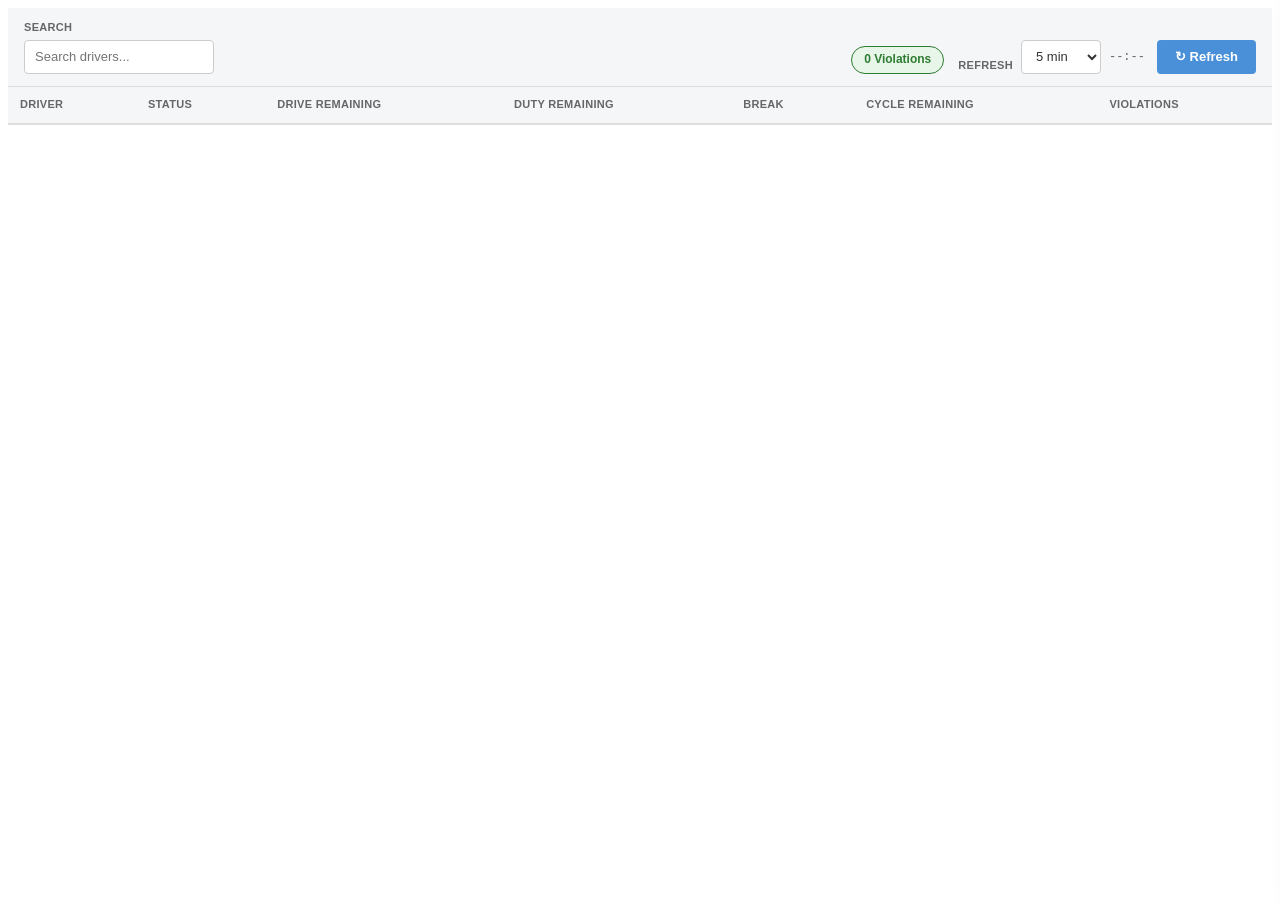
<file: app/index.html>
<!DOCTYPE html>
<html lang="en">
<head>
  <meta charset="UTF-8">
  <meta name="viewport" content="width=device-width, initial-scale=1.0">
  <meta http-equiv="Cache-Control" content="no-cache, no-store, must-revalidate">
  <meta http-equiv="Pragma" content="no-cache">
  <meta http-equiv="Expires" content="0">
  <title>ELD Compliance Monitor</title>
  <link rel="stylesheet" href="styles/main.css?v=1" />
</head>
<body>

<div id="ecm-root">

  <!-- Toolbar -->
  <div class="ecm-toolbar">
    <div class="ecm-control-group">
      <label class="ecm-label">Search</label>
      <input type="text" class="ecm-input" id="ecm-search" placeholder="Search drivers...">
    </div>
    <span class="ecm-driver-count" id="ecm-driver-count"></span>
    <div style="flex:1"></div>
    <span class="ecm-violations-badge none" id="ecm-violations-summary">0 Violations</span>
    <div class="ecm-refresh-controls">
      <label class="ecm-label" for="ecm-refresh-interval">Refresh</label>
      <select id="ecm-refresh-interval" class="ecm-select" style="min-width:80px;">
        <option value="120">2 min</option>
        <option value="180">3 min</option>
        <option value="300" selected>5 min</option>
      </select>
      <span class="ecm-countdown" id="ecm-countdown">--:--</span>
      <button id="ecm-refresh-btn" class="ecm-btn ecm-btn-primary">&#x21bb; Refresh</button>
    </div>
  </div>

  <!-- Status Message -->
  <div class="ecm-status" id="ecm-status"></div>

  <!-- Content -->
  <div id="ecm-content">

    <!-- Fleet Table -->
    <div class="ecm-table-wrap">
      <table class="ecm-table" id="ecm-fleet-table">
        <thead>
          <tr>
            <th class="ecm-sortable" data-sort="name">Driver <span class="ecm-sort-arrow"></span></th>
            <th class="ecm-sortable" data-sort="status">Status <span class="ecm-sort-arrow"></span></th>
            <th class="ecm-sortable" data-sort="drive">Drive Remaining <span class="ecm-sort-arrow"></span></th>
            <th class="ecm-sortable" data-sort="duty">Duty Remaining <span class="ecm-sort-arrow"></span></th>
            <th class="ecm-sortable" data-sort="break">Break <span class="ecm-sort-arrow"></span></th>
            <th class="ecm-sortable" data-sort="cycle">Cycle Remaining <span class="ecm-sort-arrow"></span></th>
            <th class="ecm-sortable" data-sort="violations">Violations <span class="ecm-sort-arrow"></span></th>
          </tr>
        </thead>
        <tbody id="ecm-fleet-body"></tbody>
      </table>
    </div>

    <!-- Loading Overlay -->
    <div id="ecm-loading" style="display:none;">
      <div class="ecm-spinner-wrap">
        <div class="ecm-spinner"></div>
        <p id="ecm-loading-text">Loading drivers...</p>
      </div>
    </div>

    <!-- Empty State -->
    <div id="ecm-empty" style="display:none;">
      <p>No driver data available.</p>
    </div>

  </div>

  <!-- Detail Panel Overlay -->
  <div class="ecm-detail-overlay" id="ecm-detail-overlay"></div>

  <!-- Detail Panel (slide-in) -->
  <div class="ecm-detail-panel" id="ecm-detail-panel">
    <div class="ecm-detail-header">
      <div>
        <h2 id="ecm-detail-name">Driver Name</h2>
        <div class="ecm-detail-subtitle">
          <span id="ecm-detail-ruleset">HOS Ruleset</span>
          &nbsp;&middot;&nbsp;
          <span class="ecm-status-badge ecm-status-default" id="ecm-detail-status">--</span>
        </div>
      </div>
      <button class="ecm-detail-close" id="ecm-detail-close">&times;</button>
    </div>
    <div class="ecm-detail-body">
      <!-- SVG Arc Gauges -->
      <div class="ecm-gauges" id="ecm-gauges">
        <div class="ecm-gauge-card">
          <svg id="ecm-gauge-drive" width="100" height="70" viewBox="0 0 100 70"></svg>
          <div class="ecm-gauge-label">Drive</div>
          <div class="ecm-gauge-value" id="ecm-gauge-drive-val">--</div>
        </div>
        <div class="ecm-gauge-card">
          <svg id="ecm-gauge-duty" width="100" height="70" viewBox="0 0 100 70"></svg>
          <div class="ecm-gauge-label">Duty</div>
          <div class="ecm-gauge-value" id="ecm-gauge-duty-val">--</div>
        </div>
        <div class="ecm-gauge-card">
          <svg id="ecm-gauge-cycle" width="100" height="70" viewBox="0 0 100 70"></svg>
          <div class="ecm-gauge-label">Cycle</div>
          <div class="ecm-gauge-value" id="ecm-gauge-cycle-val">--</div>
        </div>
        <div class="ecm-gauge-card">
          <svg id="ecm-gauge-break" width="100" height="70" viewBox="0 0 100 70"></svg>
          <div class="ecm-gauge-label">Break</div>
          <div class="ecm-gauge-value" id="ecm-gauge-break-val">--</div>
        </div>
      </div>
      <!-- Violations -->
      <div class="ecm-detail-section">
        <div class="ecm-detail-section-title">Violations</div>
        <div id="ecm-detail-violations"><div class="ecm-no-violations">No active violations</div></div>
      </div>
      <!-- 7-Day Recap -->
      <div class="ecm-detail-section">
        <div class="ecm-detail-section-title">7-Day Recap</div>
        <div class="ecm-recap-container"><canvas id="ecm-recap-canvas"></canvas></div>
      </div>
      <!-- Recent Status Log -->
      <div class="ecm-detail-section">
        <div class="ecm-detail-section-title">Recent Status Log</div>
        <div id="ecm-detail-logs"><div class="ecm-detail-loading"><span class="ecm-spinner-sm"></span> Loading logs...</div></div>
      </div>
    </div>
  </div>

</div>

<script src="scripts/main.js?v=1"></script>
</body>
</html>
</file>
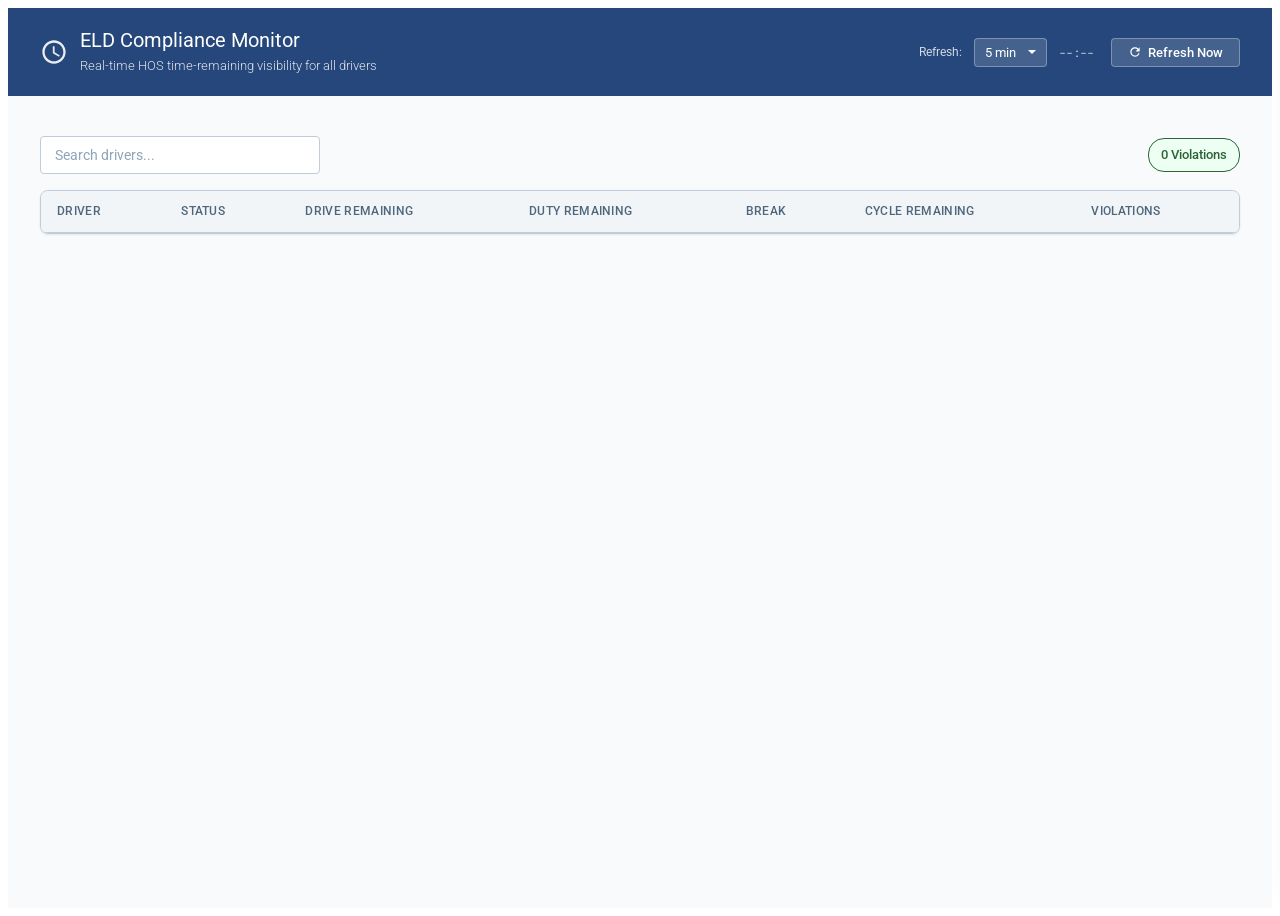
<file: docs/index.html>
<!DOCTYPE html>
<html>
<head>
  <meta charset="UTF-8">
  <meta http-equiv="Cache-Control" content="no-cache, no-store, must-revalidate">
  <meta http-equiv="Pragma" content="no-cache">
  <meta http-equiv="Expires" content="0">
  <title>ELD Compliance Monitor</title>
  <link rel="stylesheet" href="https://fonts.googleapis.com/css2?family=Roboto:ital,wght@0,300;0,400;0,500;0,700;1,400&family=Roboto+Mono:wght@400&display=swap">
  <style>/* ===================================================================
   ELD Compliance Monitor — Geotab Zenith Design System
   @geotab/zenith v3.5.0 design tokens
   =================================================================== */

/* ---- Zenith Design Tokens ---- */
:root {
  --text-primary: #1F2833;
  --text-secondary: #4E677E;
  --text-placeholder: #8DA4B9;
  --text-hyperlink: #005AA8;
  --text-error-message: #C51A11;
  --text-button-disabled: #C0CCD8;
  --text-reverse-primary: #FFFFFF;
  --backgrounds-main: #FFFFFF;
  --backgrounds-content-0: #F9FAFB;
  --backgrounds-content-1: #F2F5F7;
  --backgrounds-content-2: #D9E1E8;
  --backgrounds-hover: #E6EBEF;
  --backgrounds-field-disabled: #E6EBEF;
  --backgrounds-primary-brand: #25477B;
  --backgrounds-reverse-1: #1F2833;
  --borders-general: #C0CCD8;
  --borders-secondary: #748FAA;
  --borders-form-field--hover: #748FAA;
  --borders-form-field--active: #0078D3;
  --borders-form-field--error: #C51A11;
  --action-primary--default: #0078D3;
  --action-primary--hover: #005AA8;
  --action-primary--active: #004080;
  --action-secondary--default: #4E677E;
  --action-secondary--hover: #3E5265;
  --action-tertiary--hover: #E6EBEF;
  --accents-error--main: #FFECEB;
  --accents-error--detail: #A01F0E;
  --accents-success--main: #EDFEF2;
  --accents-success--detail: #2B6436;
  --accents-warning--main: #FFF8E6;
  --accents-warning--detail: #8C6D1F;
  --accents-general--main: #EBF6FF;
  --accents-general--detail: #25477B;
  --main-font: Roboto, "Segoe UI", "Helvetica Neue", sans-serif;
  --main-font-data: "Roboto Mono", "Segoe UI Mono", monospace;

  /* ELD-specific urgency colors */
  --ecm-green: #2B6436;
  --ecm-green-bg: #EDFEF2;
  --ecm-yellow: #8C6D1F;
  --ecm-yellow-bg: #FFF8E6;
  --ecm-red: #C51A11;
  --ecm-red-bg: #FFECEB;
}

/* ---- Page Container ---- */
#eldComplianceMonitor {
  font-family: var(--main-font);
  font-size: 14px;
  font-weight: 400;
  color: var(--text-primary);
  line-height: 20px;
  background: var(--backgrounds-content-0);
  min-height: 100vh;
  padding: 0;
  margin: 0;
}

#eldComplianceMonitor *,
#eldComplianceMonitor *::before,
#eldComplianceMonitor *::after {
  box-sizing: border-box;
}

/* ---- Page Header ---- */
.ecm-page-header {
  background: var(--backgrounds-primary-brand);
  color: var(--text-reverse-primary);
  padding: 20px 32px;
  display: flex;
  align-items: center;
  justify-content: space-between;
  flex-wrap: wrap;
  gap: 16px;
}

.ecm-page-header h1 {
  font-family: var(--main-font);
  font-size: 20px;
  font-weight: 400;
  line-height: 24px;
  margin: 0;
}

.ecm-page-header p {
  font-size: 13px;
  font-weight: 300;
  opacity: 0.85;
  margin: 4px 0 0 0;
}

.ecm-header-left {
  display: flex;
  align-items: center;
  gap: 12px;
}

.ecm-header-icon {
  width: 28px;
  height: 28px;
  opacity: 0.9;
}

/* ---- Auto-Refresh Controls (in header) ---- */
.ecm-refresh-controls {
  display: flex;
  align-items: center;
  gap: 12px;
  font-size: 13px;
}

.ecm-refresh-controls select {
  font-family: var(--main-font);
  font-size: 13px;
  padding: 6px 30px 6px 10px;
  border: 1px solid rgba(255,255,255,0.3);
  border-radius: 4px;
  background: rgba(255,255,255,0.15);
  color: var(--text-reverse-primary);
  outline: none;
  appearance: none;
  background-image: url("data:image/svg+xml,%3Csvg xmlns='http://www.w3.org/2000/svg' width='12' height='12' viewBox='0 0 12 12'%3E%3Cpath fill='%23FFFFFF' d='M2 4l4 4 4-4z'/%3E%3C/svg%3E");
  background-repeat: no-repeat;
  background-position: right 8px center;
  cursor: pointer;
}

.ecm-refresh-controls select option {
  background: var(--backgrounds-primary-brand);
  color: var(--text-reverse-primary);
}

.ecm-countdown {
  font-family: var(--main-font-data);
  font-size: 12px;
  opacity: 0.8;
  min-width: 40px;
}

.ecm-refresh-btn {
  font-family: var(--main-font);
  font-size: 13px;
  font-weight: 500;
  padding: 6px 16px;
  border: 1px solid rgba(255,255,255,0.3);
  border-radius: 4px;
  background: rgba(255,255,255,0.15);
  color: var(--text-reverse-primary);
  cursor: pointer;
  transition: background 0.15s;
  display: inline-flex;
  align-items: center;
  gap: 6px;
}

.ecm-refresh-btn:hover {
  background: rgba(255,255,255,0.25);
}

.ecm-refresh-btn:disabled {
  opacity: 0.5;
  cursor: not-allowed;
}

/* ---- Content Area ---- */
.ecm-content {
  padding: 24px 32px 32px;
  max-width: 1440px;
}

/* ---- Toolbar ---- */
.ecm-toolbar {
  display: flex;
  align-items: center;
  gap: 16px;
  margin-bottom: 16px;
  flex-wrap: wrap;
}

.ecm-search {
  font-family: var(--main-font);
  font-size: 14px;
  padding: 10px 14px;
  border: 1px solid var(--borders-general);
  border-radius: 4px;
  background: var(--backgrounds-main);
  color: var(--text-primary);
  outline: none;
  width: 280px;
  transition: border-color 0.2s, box-shadow 0.2s;
}

.ecm-search:hover {
  border-color: var(--borders-form-field--hover);
}

.ecm-search:focus {
  border-color: var(--borders-form-field--active);
  box-shadow: 0 0 0 3px rgba(0, 120, 211, 0.15);
}

.ecm-search::placeholder {
  color: var(--text-placeholder);
}

.ecm-driver-count {
  font-size: 13px;
  color: var(--text-secondary);
}

.ecm-violations-badge {
  display: inline-flex;
  align-items: center;
  gap: 6px;
  font-size: 13px;
  font-weight: 500;
  color: var(--ecm-red);
  background: var(--ecm-red-bg);
  padding: 6px 12px;
  border-radius: 16px;
  border: 1px solid var(--ecm-red);
}

.ecm-violations-badge.none {
  color: var(--ecm-green);
  background: var(--ecm-green-bg);
  border-color: var(--ecm-green);
}

/* ---- Panel ---- */
.ecm-panel {
  background: var(--backgrounds-main);
  border: 1px solid var(--borders-general);
  border-radius: 8px;
  box-shadow: 0 1px 3px rgba(31, 40, 51, 0.06), 0 1px 2px rgba(31, 40, 51, 0.04);
  overflow: hidden;
}

/* ---- Fleet Table ---- */
.ecm-table-wrap {
  overflow-x: auto;
}

.ecm-table {
  width: 100%;
  border-collapse: collapse;
  font-family: var(--main-font);
  font-size: 14px;
  line-height: 20px;
}

.ecm-table thead th {
  background: var(--backgrounds-content-1);
  font-weight: 500;
  font-size: 12px;
  line-height: 16px;
  letter-spacing: 0.32px;
  text-transform: uppercase;
  text-align: left;
  padding: 12px 16px;
  color: var(--text-secondary);
  border-bottom: 1px solid var(--borders-general);
  white-space: nowrap;
  cursor: pointer;
  user-select: none;
  position: sticky;
  top: 0;
  z-index: 1;
}

.ecm-table thead th:hover {
  background: var(--backgrounds-hover);
  color: var(--text-primary);
}

.ecm-table thead th .sort-arrow {
  font-size: 10px;
  margin-left: 4px;
  color: var(--text-placeholder);
}

.ecm-table thead th .sort-arrow.asc::after {
  content: '\25B2';
  color: var(--action-primary--default);
}

.ecm-table thead th .sort-arrow.desc::after {
  content: '\25BC';
  color: var(--action-primary--default);
}

.ecm-table tbody td {
  padding: 10px 16px;
  border-bottom: 1px solid var(--backgrounds-content-1);
  white-space: nowrap;
  color: var(--text-primary);
  font-size: 13px;
  line-height: 18px;
}

.ecm-table tbody tr {
  cursor: pointer;
  transition: background 0.1s ease;
}

.ecm-table tbody tr:hover {
  background: var(--accents-general--main);
}

.ecm-table tbody tr:nth-child(even) {
  background: var(--backgrounds-content-0);
}

.ecm-table tbody tr:nth-child(even):hover {
  background: var(--accents-general--main);
}

.ecm-table tbody tr.ecm-row-selected {
  background: var(--accents-general--main);
  box-shadow: inset 3px 0 0 var(--action-primary--default);
}

/* ---- Time Cells with urgency coloring ---- */
.ecm-time-cell {
  font-family: var(--main-font-data);
  font-weight: 500;
  padding: 4px 10px;
  border-radius: 4px;
  display: inline-block;
  min-width: 64px;
  text-align: center;
}

.ecm-time-cell.green {
  color: var(--ecm-green);
  background: var(--ecm-green-bg);
}

.ecm-time-cell.yellow {
  color: var(--ecm-yellow);
  background: var(--ecm-yellow-bg);
}

.ecm-time-cell.red {
  color: var(--ecm-red);
  background: var(--ecm-red-bg);
  font-weight: 600;
}

/* ---- Status Badges ---- */
.ecm-status-badge {
  display: inline-block;
  font-family: var(--main-font);
  font-size: 11px;
  font-weight: 600;
  letter-spacing: 0.5px;
  padding: 3px 8px;
  border-radius: 4px;
  text-align: center;
  min-width: 32px;
}

.ecm-status-driving {
  background: #E3F2FD;
  color: #1565C0;
}

.ecm-status-on {
  background: #FFF3E0;
  color: #E65100;
}

.ecm-status-off {
  background: var(--ecm-green-bg);
  color: var(--ecm-green);
}

.ecm-status-sb {
  background: #F3E5F5;
  color: #7B1FA2;
}

.ecm-status-pc {
  background: #E8EAF6;
  color: #283593;
}

.ecm-status-ym {
  background: #FFF8E1;
  color: #F57F17;
}

.ecm-status-default {
  background: var(--backgrounds-content-1);
  color: var(--text-secondary);
}

/* ---- Violation Count Badge (in table) ---- */
.ecm-viol-count {
  display: inline-block;
  font-size: 12px;
  font-weight: 600;
  min-width: 22px;
  height: 22px;
  line-height: 22px;
  text-align: center;
  border-radius: 11px;
  padding: 0 6px;
}

.ecm-viol-count.has-violations {
  background: var(--ecm-red);
  color: var(--text-reverse-primary);
}

.ecm-viol-count.no-violations {
  background: var(--backgrounds-content-1);
  color: var(--text-placeholder);
}

/* ---- Detail Panel (slide-in from right) ---- */
.ecm-detail-overlay {
  display: none;
  position: fixed;
  top: 0;
  left: 0;
  right: 0;
  bottom: 0;
  background: rgba(31, 40, 51, 0.3);
  z-index: 999;
}

.ecm-detail-overlay.open {
  display: block;
}

.ecm-detail-panel {
  position: fixed;
  top: 0;
  right: -520px;
  width: 500px;
  max-width: 90vw;
  height: 100vh;
  background: var(--backgrounds-main);
  box-shadow: -4px 0 24px rgba(31, 40, 51, 0.15);
  z-index: 1000;
  overflow-y: auto;
  transition: right 0.3s ease;
}

.ecm-detail-panel.open {
  right: 0;
}

.ecm-detail-header {
  background: var(--backgrounds-primary-brand);
  color: var(--text-reverse-primary);
  padding: 20px 24px;
  display: flex;
  align-items: flex-start;
  justify-content: space-between;
}

.ecm-detail-header h2 {
  font-size: 18px;
  font-weight: 400;
  margin: 0 0 4px 0;
}

.ecm-detail-header .ecm-detail-subtitle {
  font-size: 12px;
  opacity: 0.8;
}

.ecm-detail-close {
  background: none;
  border: none;
  color: var(--text-reverse-primary);
  font-size: 24px;
  cursor: pointer;
  padding: 0 4px;
  line-height: 1;
  opacity: 0.8;
}

.ecm-detail-close:hover {
  opacity: 1;
}

.ecm-detail-body {
  padding: 24px;
}

/* ---- Gauge Section ---- */
.ecm-gauges {
  display: grid;
  grid-template-columns: 1fr 1fr;
  gap: 20px;
  margin-bottom: 24px;
}

.ecm-gauge-card {
  text-align: center;
  padding: 16px;
  background: var(--backgrounds-content-0);
  border: 1px solid var(--borders-general);
  border-radius: 8px;
}

.ecm-gauge-card svg {
  display: block;
  margin: 0 auto 8px;
}

.ecm-gauge-label {
  font-size: 12px;
  font-weight: 500;
  text-transform: uppercase;
  letter-spacing: 0.5px;
  color: var(--text-secondary);
  margin-bottom: 4px;
}

.ecm-gauge-value {
  font-family: var(--main-font-data);
  font-size: 16px;
  font-weight: 600;
}

/* ---- Detail Sections ---- */
.ecm-detail-section {
  margin-bottom: 24px;
}

.ecm-detail-section-title {
  font-size: 14px;
  font-weight: 500;
  color: var(--text-primary);
  margin-bottom: 12px;
  padding-bottom: 8px;
  border-bottom: 1px solid var(--backgrounds-content-2);
}

/* ---- Violations List ---- */
.ecm-violation-list {
  list-style: none;
  padding: 0;
  margin: 0;
}

.ecm-violation-item {
  display: flex;
  align-items: flex-start;
  gap: 12px;
  padding: 10px 12px;
  background: var(--ecm-red-bg);
  border-left: 3px solid var(--ecm-red);
  border-radius: 4px;
  margin-bottom: 8px;
  font-size: 13px;
}

.ecm-violation-item .ecm-viol-type {
  font-weight: 500;
  color: var(--ecm-red);
}

.ecm-violation-item .ecm-viol-detail {
  color: var(--text-secondary);
  font-size: 12px;
}

.ecm-no-violations {
  color: var(--text-secondary);
  font-size: 13px;
  font-style: italic;
  padding: 12px 0;
}

/* ---- Recap Chart ---- */
.ecm-recap-container {
  width: 100%;
  height: 160px;
  border: 1px solid var(--borders-general);
  border-radius: 8px;
  background: var(--backgrounds-content-0);
  padding: 12px;
}

.ecm-recap-container canvas {
  width: 100%;
  height: 100%;
}

/* ---- Status Log Timeline ---- */
.ecm-log-timeline {
  list-style: none;
  padding: 0;
  margin: 0;
}

.ecm-log-entry {
  display: flex;
  align-items: center;
  gap: 12px;
  padding: 8px 0;
  border-bottom: 1px solid var(--backgrounds-content-1);
  font-size: 13px;
}

.ecm-log-entry:last-child {
  border-bottom: none;
}

.ecm-log-time {
  font-family: var(--main-font-data);
  font-size: 12px;
  color: var(--text-secondary);
  min-width: 100px;
}

/* ---- Loading / Status ---- */
.ecm-status {
  font-size: 14px;
  color: var(--text-secondary);
  padding: 8px 0;
}

.ecm-status.error {
  color: var(--text-error-message);
  font-weight: 500;
  background: var(--accents-error--main);
  padding: 8px 14px;
  border-radius: 4px;
  border-left: 3px solid var(--accents-error--detail);
}

.ecm-spinner {
  display: inline-block;
  width: 18px;
  height: 18px;
  border: 2px solid var(--backgrounds-content-2);
  border-top-color: var(--action-primary--default);
  border-radius: 50%;
  animation: ecm-spin 0.6s linear infinite;
  vertical-align: middle;
  margin-right: 8px;
}

@keyframes ecm-spin {
  to { transform: rotate(360deg); }
}

/* ---- Empty State ---- */
.ecm-empty-state {
  text-align: center;
  padding: 60px 24px;
  color: var(--text-secondary);
  font-size: 15px;
}

.ecm-empty-state::before {
  content: '';
  display: block;
  width: 48px;
  height: 48px;
  margin: 0 auto 16px;
  background: var(--backgrounds-content-1);
  border-radius: 50%;
  background-image: url("data:image/svg+xml,%3Csvg xmlns='http://www.w3.org/2000/svg' viewBox='0 0 24 24' fill='%238DA4B9'%3E%3Cpath d='M11.99 2C6.47 2 2 6.48 2 12s4.47 10 9.99 10C17.52 22 22 17.52 22 12S17.52 2 11.99 2zM12 20c-4.42 0-8-3.58-8-8s3.58-8 8-8 8 3.58 8 8-3.58 8-8 8zm.5-13H11v6l5.25 3.15.75-1.23-4.5-2.67z'/%3E%3C/svg%3E");
  background-repeat: no-repeat;
  background-position: center;
  background-size: 28px;
}

/* ---- Utility ---- */
.ecm-hidden {
  display: none !important;
}

.ecm-detail-loading {
  text-align: center;
  padding: 40px 0;
  color: var(--text-secondary);
}
</style>
</head>
<body>

<div id="eldComplianceMonitor">

  <!-- Page Header with Auto-Refresh Controls -->
  <div class="ecm-page-header">
    <div class="ecm-header-left">
      <svg class="ecm-header-icon" viewBox="0 0 24 24" fill="currentColor">
        <path d="M11.99 2C6.47 2 2 6.48 2 12s4.47 10 9.99 10C17.52 22 22 17.52 22 12S17.52 2 11.99 2zM12 20c-4.42 0-8-3.58-8-8s3.58-8 8-8 8 3.58 8 8-3.58 8-8 8zm.5-13H11v6l5.25 3.15.75-1.23-4.5-2.67z"/>
      </svg>
      <div>
        <h1>ELD Compliance Monitor</h1>
        <p>Real-time HOS time-remaining visibility for all drivers</p>
      </div>
    </div>
    <div class="ecm-refresh-controls">
      <label for="ecmRefreshInterval" style="font-size:12px;opacity:0.8;">Refresh:</label>
      <select id="ecmRefreshInterval">
        <option value="120">2 min</option>
        <option value="180">3 min</option>
        <option value="300" selected>5 min</option>
      </select>
      <span class="ecm-countdown" id="ecmCountdown">--:--</span>
      <button class="ecm-refresh-btn" id="ecmRefreshBtn">
        <svg width="14" height="14" viewBox="0 0 24 24" fill="currentColor">
          <path d="M17.65 6.35C16.2 4.9 14.21 4 12 4c-4.42 0-7.99 3.58-7.99 8s3.57 8 7.99 8c3.73 0 6.84-2.55 7.73-6h-2.08c-.82 2.33-3.04 4-5.65 4-3.31 0-6-2.69-6-6s2.69-6 6-6c1.66 0 3.14.69 4.22 1.78L13 11h7V4l-2.35 2.35z"/>
        </svg>
        Refresh Now
      </button>
    </div>
  </div>

  <div class="ecm-content">

    <!-- Status message -->
    <div class="ecm-status" id="ecmStatus"></div>

    <!-- Toolbar: search, driver count, violations summary -->
    <div class="ecm-toolbar" id="ecmToolbar">
      <input type="text" class="ecm-search" id="ecmSearch" placeholder="Search drivers...">
      <span class="ecm-driver-count" id="ecmDriverCount"></span>
      <div style="flex:1"></div>
      <span class="ecm-violations-badge none" id="ecmViolationsSummary">0 Violations</span>
    </div>

    <!-- Fleet Overview Table -->
    <div class="ecm-panel" id="ecmFleetPanel">
      <div class="ecm-table-wrap">
        <table class="ecm-table" id="ecmFleetTable">
          <thead>
            <tr>
              <th data-sort="name">Driver <span class="sort-arrow" id="ecmSortName"></span></th>
              <th data-sort="status">Status <span class="sort-arrow" id="ecmSortStatus"></span></th>
              <th data-sort="drive">Drive Remaining <span class="sort-arrow" id="ecmSortDrive"></span></th>
              <th data-sort="duty">Duty Remaining <span class="sort-arrow" id="ecmSortDuty"></span></th>
              <th data-sort="break">Break <span class="sort-arrow" id="ecmSortBreak"></span></th>
              <th data-sort="cycle">Cycle Remaining <span class="sort-arrow" id="ecmSortCycle"></span></th>
              <th data-sort="violations">Violations <span class="sort-arrow" id="ecmSortViolations"></span></th>
            </tr>
          </thead>
          <tbody id="ecmFleetBody">
          </tbody>
        </table>
      </div>
      <div class="ecm-empty-state ecm-hidden" id="ecmEmptyState">
        No driver data available. Loading...
      </div>
    </div>

  </div>

  <!-- Detail Panel Overlay -->
  <div class="ecm-detail-overlay" id="ecmDetailOverlay"></div>

  <!-- Detail Panel (slide-in) -->
  <div class="ecm-detail-panel" id="ecmDetailPanel">
    <div class="ecm-detail-header">
      <div>
        <h2 id="ecmDetailName">Driver Name</h2>
        <div class="ecm-detail-subtitle">
          <span id="ecmDetailRuleset">HOS Ruleset</span>
          &nbsp;&middot;&nbsp;
          <span class="ecm-status-badge ecm-status-default" id="ecmDetailStatus">--</span>
        </div>
      </div>
      <button class="ecm-detail-close" id="ecmDetailClose">&times;</button>
    </div>
    <div class="ecm-detail-body">

      <!-- SVG Arc Gauges -->
      <div class="ecm-gauges" id="ecmGauges">
        <div class="ecm-gauge-card">
          <svg id="ecmGaugeDrive" width="100" height="70" viewBox="0 0 100 70"></svg>
          <div class="ecm-gauge-label">Drive</div>
          <div class="ecm-gauge-value" id="ecmGaugeDriveVal">--</div>
        </div>
        <div class="ecm-gauge-card">
          <svg id="ecmGaugeDuty" width="100" height="70" viewBox="0 0 100 70"></svg>
          <div class="ecm-gauge-label">Duty</div>
          <div class="ecm-gauge-value" id="ecmGaugeDutyVal">--</div>
        </div>
        <div class="ecm-gauge-card">
          <svg id="ecmGaugeCycle" width="100" height="70" viewBox="0 0 100 70"></svg>
          <div class="ecm-gauge-label">Cycle</div>
          <div class="ecm-gauge-value" id="ecmGaugeCycleVal">--</div>
        </div>
        <div class="ecm-gauge-card">
          <svg id="ecmGaugeBreak" width="100" height="70" viewBox="0 0 100 70"></svg>
          <div class="ecm-gauge-label">Break</div>
          <div class="ecm-gauge-value" id="ecmGaugeBreakVal">--</div>
        </div>
      </div>

      <!-- Violations -->
      <div class="ecm-detail-section">
        <div class="ecm-detail-section-title">Violations</div>
        <div id="ecmDetailViolations">
          <div class="ecm-no-violations">No active violations</div>
        </div>
      </div>

      <!-- 7-Day Recap -->
      <div class="ecm-detail-section">
        <div class="ecm-detail-section-title">7-Day Recap</div>
        <div class="ecm-recap-container">
          <canvas id="ecmRecapCanvas"></canvas>
        </div>
      </div>

      <!-- Recent Status Log -->
      <div class="ecm-detail-section">
        <div class="ecm-detail-section-title">Recent Status Log</div>
        <div id="ecmDetailLogs">
          <div class="ecm-detail-loading"><span class="ecm-spinner"></span> Loading logs...</div>
        </div>
      </div>

    </div>
  </div>

</div>

<!-- Scripts loaded in dependency order -->
<script>/**
 * hosUtils.js — TimeSpan parsing, urgency thresholds, and formatting.
 * No external dependencies.
 */
var HosUtils = (function () {
  'use strict';

  // Urgency thresholds in hours
  var THRESHOLDS = {
    drive:  { red: 1, yellow: 2 },
    duty:   { red: 1, yellow: 2 },
    cycle:  { red: 4, yellow: 8 },
    break_: { red: 0.25, yellow: 1 }  // 15 min, 60 min
  };

  /**
   * Parse a Geotab TimeSpan string like "14.05:30:00" or "05:30:00"
   * into total hours (float).
   * Also handles ISO 8601 duration-style or plain numeric seconds.
   * Returns 0 if unparseable.
   */
  function parseTimeSpanToHours(ts) {
    if (ts == null) return 0;

    // If already a number (seconds from API), convert
    if (typeof ts === 'number') {
      return ts / 3600;
    }

    var str = String(ts).trim();
    if (!str) return 0;

    // Handle negative spans
    var negative = false;
    if (str.charAt(0) === '-') {
      negative = true;
      str = str.substring(1);
    }

    var days = 0;
    var timePart = str;

    // "D.HH:MM:SS" format
    var dotIdx = str.indexOf('.');
    var colonIdx = str.indexOf(':');

    if (dotIdx >= 0 && (colonIdx < 0 || dotIdx < colonIdx)) {
      days = parseInt(str.substring(0, dotIdx), 10) || 0;
      timePart = str.substring(dotIdx + 1);
    }

    var parts = timePart.split(':');
    var hours = parseInt(parts[0], 10) || 0;
    var minutes = parseInt(parts[1], 10) || 0;
    var seconds = parseFloat(parts[2]) || 0;

    var total = (days * 24) + hours + (minutes / 60) + (seconds / 3600);
    return negative ? -total : total;
  }

  /**
   * Get urgency level for a given clock type and remaining hours.
   * @param {string} clockType — 'drive', 'duty', 'cycle', or 'break'
   * @param {number} hoursRemaining
   * @returns {string} 'red', 'yellow', or 'green'
   */
  function getUrgency(clockType, hoursRemaining) {
    var key = clockType === 'break' ? 'break_' : clockType;
    var t = THRESHOLDS[key];
    if (!t) return 'green';

    if (hoursRemaining < t.red) return 'red';
    if (hoursRemaining < t.yellow) return 'yellow';
    return 'green';
  }

  /**
   * Format hours (float) as "Hh MMm" string.
   * e.g. 5.5 → "5h 30m", 0.25 → "0h 15m"
   */
  function formatHoursMinutes(hours) {
    if (hours == null || isNaN(hours)) return '--:--';
    var neg = hours < 0;
    var abs = Math.abs(hours);
    var h = Math.floor(abs);
    var m = Math.round((abs - h) * 60);
    if (m === 60) { h++; m = 0; }
    var str = h + 'h ' + (m < 10 ? '0' : '') + m + 'm';
    return neg ? '-' + str : str;
  }

  /**
   * Format hours as "HH:MM" for compact display.
   */
  function formatCompact(hours) {
    if (hours == null || isNaN(hours)) return '--:--';
    var neg = hours < 0;
    var abs = Math.abs(hours);
    var h = Math.floor(abs);
    var m = Math.round((abs - h) * 60);
    if (m === 60) { h++; m = 0; }
    var str = (h < 10 ? '0' : '') + h + ':' + (m < 10 ? '0' : '') + m;
    return neg ? '-' + str : str;
  }

  /**
   * Map duty status string to a short badge label.
   */
  var STATUS_LABELS = {
    'D': 'D',
    'Driving': 'D',
    'ON': 'ON',
    'OnDuty': 'ON',
    'On': 'ON',
    'OFF': 'OFF',
    'OffDuty': 'OFF',
    'Off': 'OFF',
    'SB': 'SB',
    'SleeperBerth': 'SB',
    'Sleeper': 'SB',
    'PC': 'PC',
    'PersonalConveyance': 'PC',
    'YM': 'YM',
    'YardMove': 'YM',
    'WT': 'WT',
    'WaitTime': 'WT'
  };

  function getStatusLabel(status) {
    if (!status) return '?';
    return STATUS_LABELS[status] || status.substring(0, 3).toUpperCase();
  }

  /**
   * Get CSS class for a duty status badge.
   */
  function getStatusClass(status) {
    var label = getStatusLabel(status);
    switch (label) {
      case 'D':   return 'ecm-status-driving';
      case 'ON':  return 'ecm-status-on';
      case 'OFF': return 'ecm-status-off';
      case 'SB':  return 'ecm-status-sb';
      case 'PC':  return 'ecm-status-pc';
      case 'YM':  return 'ecm-status-ym';
      default:    return 'ecm-status-default';
    }
  }

  /**
   * Extract availability data from a DriverRegulation result.
   * Returns a normalized object with hours remaining for each clock.
   */
  function extractAvailability(reg) {
    if (!reg || !reg.availability) {
      return { drive: 0, duty: 0, cycle: 0, break_: 0, status: null, violations: [] };
    }

    var avail = reg.availability;
    var drive = 0;
    var duty = 0;
    var cycle = 0;
    var break_ = 0;

    // Availability is an array of DutyStatusAvailability objects
    if (Array.isArray(avail)) {
      avail.forEach(function (a) {
        var hours = parseTimeSpanToHours(a.duration);
        var type = (a.type || '').toLowerCase();
        if (type === 'driving' || type === 'drive') {
          drive = hours;
        } else if (type === 'duty' || type === 'onduty') {
          duty = hours;
        } else if (type === 'cycle' || type === 'cycleduty') {
          cycle = hours;
        } else if (type === 'rest' || type === 'break') {
          break_ = hours;
        }
      });
    }

    var currentStatus = null;
    if (reg.currentDutyStatus && reg.currentDutyStatus.status) {
      currentStatus = reg.currentDutyStatus.status;
    }

    var violations = [];
    if (Array.isArray(reg.violations)) {
      violations = reg.violations;
    }

    return {
      drive: drive,
      duty: duty,
      cycle: cycle,
      break_: break_,
      status: currentStatus,
      violations: violations
    };
  }

  /**
   * Format a date for display.
   */
  function formatDateTime(dateStr) {
    if (!dateStr) return '--';
    var d = new Date(dateStr);
    if (isNaN(d.getTime())) return '--';
    var month = d.getMonth() + 1;
    var day = d.getDate();
    var h = d.getHours();
    var m = d.getMinutes();
    var ampm = h >= 12 ? 'PM' : 'AM';
    h = h % 12 || 12;
    return month + '/' + day + ' ' + h + ':' + (m < 10 ? '0' : '') + m + ' ' + ampm;
  }

  return {
    parseTimeSpanToHours: parseTimeSpanToHours,
    getUrgency: getUrgency,
    formatHoursMinutes: formatHoursMinutes,
    formatCompact: formatCompact,
    getStatusLabel: getStatusLabel,
    getStatusClass: getStatusClass,
    extractAvailability: extractAvailability,
    formatDateTime: formatDateTime,
    THRESHOLDS: THRESHOLDS
  };
})();
</script>
<script>/**
 * driverCache.js — Loads all drivers (isDriver: true) and caches id → name + hosRuleSet.
 * Depends on: (nothing — uses api passed at init time)
 */
var DriverCache = (function () {
  'use strict';

  var drivers = {};  // { id: { name, firstName, lastName, hosRuleSet } }
  var loaded = false;

  /**
   * Load all drivers from the User API.
   * @param {object} api — MyGeotab api object
   * @returns {Promise}
   */
  function init(api) {
    return new Promise(function (resolve, reject) {
      api.call('Get', {
        typeName: 'User',
        search: { isDriver: true },
        resultsLimit: 5000
      }, function (users) {
        drivers = {};
        (users || []).forEach(function (u) {
          drivers[u.id] = {
            name: (u.firstName || '') + ' ' + (u.lastName || ''),
            firstName: u.firstName || '',
            lastName: u.lastName || '',
            hosRuleSet: u.hosRuleSet || null
          };
        });
        loaded = true;
        resolve();
      }, function (err) {
        reject(err);
      });
    });
  }

  /**
   * Get all drivers as { id: { name, hosRuleSet } }.
   */
  function getAll() {
    return drivers;
  }

  /**
   * Get a single driver by ID.
   */
  function get(id) {
    return drivers[id] || null;
  }

  /**
   * Get sorted array of { id, name, hosRuleSet }.
   */
  function getSorted() {
    return Object.keys(drivers).map(function (id) {
      return {
        id: id,
        name: drivers[id].name.trim() || 'Unknown Driver',
        hosRuleSet: drivers[id].hosRuleSet
      };
    }).sort(function (a, b) {
      return a.name.localeCompare(b.name);
    });
  }

  /**
   * Get driver name by ID, with fallback.
   */
  function getName(id) {
    var d = drivers[id];
    return d ? d.name.trim() || 'Unknown Driver' : 'Driver ' + (id || '?');
  }

  /**
   * Get count of loaded drivers.
   */
  function count() {
    return Object.keys(drivers).length;
  }

  /**
   * Get friendly HOS ruleset label.
   */
  function getHosRuleLabel(hosRuleSet) {
    if (!hosRuleSet) return 'Unknown';
    var name = hosRuleSet.name || hosRuleSet;
    var labels = {
      'USFederal7Day': 'US 70h/8d',
      'USFederal8Day': 'US 60h/7d',
      'USFederalProperty7Day': 'US Property 70h/8d',
      'USFederalProperty8Day': 'US Property 60h/7d',
      'USFederalPassenger7Day': 'US Passenger 70h/8d',
      'USFederalPassenger8Day': 'US Passenger 60h/7d',
      'USTexas7Day': 'Texas 70h/7d',
      'USShortHaul7Day': 'US Short-Haul 70h/8d',
      'USShortHaul8Day': 'US Short-Haul 60h/7d',
      'CanadaCycleOne': 'Canada Cycle 1 (70h/7d)',
      'CanadaCycleTwo': 'Canada Cycle 2 (120h/14d)',
      'CanadaNorthOf60CycleOne': 'Canada North Cycle 1',
      'CanadaNorthOf60CycleTwo': 'Canada North Cycle 2'
    };
    return labels[name] || String(name).replace(/([A-Z])/g, ' $1').trim();
  }

  return {
    init: init,
    getAll: getAll,
    get: get,
    getSorted: getSorted,
    getName: getName,
    count: count,
    getHosRuleLabel: getHosRuleLabel
  };
})();
</script>
<script>/**
 * hosDataService.js — Fetches DriverRegulation data via batched multiCall.
 * Depends on: HosUtils, DriverCache
 */
var HosDataService = (function () {
  'use strict';

  var BATCH_SIZE = 20;

  /**
   * Fetch DriverRegulation for all drivers in batches.
   * @param {object} api — MyGeotab api object
   * @param {function} onProgress — optional progress callback(message)
   * @returns {Promise<Array>} — array of { driverId, name, hosRuleSet, availability, raw }
   */
  function fetchAll(api, onProgress) {
    var driverList = DriverCache.getSorted();
    if (driverList.length === 0) {
      return Promise.resolve([]);
    }

    // Split into batches
    var batches = [];
    for (var i = 0; i < driverList.length; i += BATCH_SIZE) {
      batches.push(driverList.slice(i, i + BATCH_SIZE));
    }

    if (onProgress) {
      onProgress('Fetching HOS data for ' + driverList.length + ' drivers...');
    }

    var allResults = [];
    var batchIndex = 0;

    function processBatch() {
      if (batchIndex >= batches.length) {
        return Promise.resolve(allResults);
      }

      var batch = batches[batchIndex];
      batchIndex++;

      if (onProgress) {
        var fetched = Math.min(batchIndex * BATCH_SIZE, driverList.length);
        onProgress('Fetching HOS data... (' + fetched + '/' + driverList.length + ')');
      }

      var calls = batch.map(function (driver) {
        return ['Get', {
          typeName: 'DriverRegulation',
          search: {
            userSearch: { id: driver.id }
          }
        }];
      });

      return new Promise(function (resolve, reject) {
        api.multiCall(calls, function (results) {
          for (var j = 0; j < batch.length; j++) {
            var reg = (results[j] && results[j].length > 0) ? results[j][0] : null;
            var avail = HosUtils.extractAvailability(reg);

            allResults.push({
              driverId: batch[j].id,
              name: batch[j].name,
              hosRuleSet: batch[j].hosRuleSet,
              drive: avail.drive,
              duty: avail.duty,
              cycle: avail.cycle,
              break_: avail.break_,
              status: avail.status,
              violations: avail.violations,
              raw: reg
            });
          }
          resolve();
        }, function (err) {
          // On batch error, fill with error placeholders so we don't lose other data
          for (var j = 0; j < batch.length; j++) {
            allResults.push({
              driverId: batch[j].id,
              name: batch[j].name,
              hosRuleSet: batch[j].hosRuleSet,
              drive: 0,
              duty: 0,
              cycle: 0,
              break_: 0,
              status: null,
              violations: [],
              raw: null,
              error: err ? (err.message || String(err)) : 'Unknown error'
            });
          }
          resolve(); // Don't reject — continue processing remaining batches
        });
      }).then(processBatch);
    }

    return processBatch();
  }

  /**
   * Fetch DutyStatusLog entries for a single driver (for detail view).
   * @param {object} api
   * @param {string} driverId
   * @param {number} limit — max entries to return (default 20)
   * @returns {Promise<Array>}
   */
  function fetchDutyStatusLogs(api, driverId, limit) {
    limit = limit || 20;

    // Get logs from the last 7 days
    var toDate = new Date();
    var fromDate = new Date();
    fromDate.setDate(fromDate.getDate() - 7);

    return new Promise(function (resolve, reject) {
      api.call('Get', {
        typeName: 'DutyStatusLog',
        search: {
          userSearch: { id: driverId },
          fromDate: fromDate.toISOString(),
          toDate: toDate.toISOString()
        },
        resultsLimit: limit
      }, function (logs) {
        resolve(logs || []);
      }, function (err) {
        reject(err);
      });
    });
  }

  /**
   * Fetch DutyStatusLog entries for the last 7 days (for recap chart).
   * @param {object} api
   * @param {string} driverId
   * @returns {Promise<Array>}
   */
  function fetchRecapLogs(api, driverId) {
    var toDate = new Date();
    var fromDate = new Date();
    fromDate.setDate(fromDate.getDate() - 7);

    return new Promise(function (resolve, reject) {
      api.call('Get', {
        typeName: 'DutyStatusLog',
        search: {
          userSearch: { id: driverId },
          fromDate: fromDate.toISOString(),
          toDate: toDate.toISOString()
        },
        resultsLimit: 500
      }, function (logs) {
        resolve(logs || []);
      }, function (err) {
        reject(err);
      });
    });
  }

  return {
    fetchAll: fetchAll,
    fetchDutyStatusLogs: fetchDutyStatusLogs,
    fetchRecapLogs: fetchRecapLogs
  };
})();
</script>
<script>/**
 * fleetView.js — Fleet overview table with color-coded urgency cells.
 * Depends on: HosUtils
 */
var FleetView = (function () {
  'use strict';

  var currentData = [];
  var filteredData = [];
  var sortField = 'name';
  var sortDir = 'asc';
  var onRowClick = null;

  /**
   * Initialize the fleet view.
   * @param {object} opts
   *   opts.onRowClick — function(driverData) called when a row is clicked
   */
  function init(opts) {
    onRowClick = opts.onRowClick || null;
    bindSortHeaders();
    bindSearch();
  }

  function bindSortHeaders() {
    var headers = document.querySelectorAll('#ecmFleetTable thead th[data-sort]');
    headers.forEach(function (th) {
      th.addEventListener('click', function () {
        var field = th.getAttribute('data-sort');
        if (sortField === field) {
          sortDir = sortDir === 'asc' ? 'desc' : 'asc';
        } else {
          sortField = field;
          sortDir = 'asc';
        }
        updateSortArrows();
        sortAndRender();
      });
    });
  }

  function bindSearch() {
    var searchInput = document.getElementById('ecmSearch');
    searchInput.addEventListener('input', function () {
      filterData(searchInput.value);
    });
  }

  /**
   * Render the fleet table with new data.
   * @param {Array} data — array of driver HOS objects from HosDataService
   */
  function render(data) {
    currentData = data || [];
    var searchVal = document.getElementById('ecmSearch').value;
    filterData(searchVal);
    updateSummary();
  }

  function filterData(query) {
    if (!query || !query.trim()) {
      filteredData = currentData.slice();
    } else {
      var q = query.toLowerCase().trim();
      filteredData = currentData.filter(function (d) {
        return d.name.toLowerCase().indexOf(q) >= 0;
      });
    }
    sortAndRender();
  }

  function sortAndRender() {
    filteredData.sort(function (a, b) {
      var va, vb;
      switch (sortField) {
        case 'name':
          va = a.name || '';
          vb = b.name || '';
          return sortDir === 'asc' ? va.localeCompare(vb) : vb.localeCompare(va);
        case 'status':
          va = HosUtils.getStatusLabel(a.status) || '';
          vb = HosUtils.getStatusLabel(b.status) || '';
          return sortDir === 'asc' ? va.localeCompare(vb) : vb.localeCompare(va);
        case 'drive':
          va = a.drive || 0;
          vb = b.drive || 0;
          return sortDir === 'asc' ? va - vb : vb - va;
        case 'duty':
          va = a.duty || 0;
          vb = b.duty || 0;
          return sortDir === 'asc' ? va - vb : vb - va;
        case 'break':
          va = a.break_ || 0;
          vb = b.break_ || 0;
          return sortDir === 'asc' ? va - vb : vb - va;
        case 'cycle':
          va = a.cycle || 0;
          vb = b.cycle || 0;
          return sortDir === 'asc' ? va - vb : vb - va;
        case 'violations':
          va = (a.violations || []).length;
          vb = (b.violations || []).length;
          return sortDir === 'asc' ? va - vb : vb - va;
        default:
          return 0;
      }
    });

    renderRows();
  }

  function renderRows() {
    var tbody = document.getElementById('ecmFleetBody');
    var emptyState = document.getElementById('ecmEmptyState');

    if (filteredData.length === 0) {
      tbody.innerHTML = '';
      emptyState.classList.remove('ecm-hidden');
      emptyState.textContent = currentData.length === 0
        ? 'No driver data available. Loading...'
        : 'No drivers match your search.';
      return;
    }

    emptyState.classList.add('ecm-hidden');

    var html = '';
    filteredData.forEach(function (d) {
      var statusLabel = HosUtils.getStatusLabel(d.status);
      var statusClass = HosUtils.getStatusClass(d.status);
      var driveUrgency = HosUtils.getUrgency('drive', d.drive);
      var dutyUrgency = HosUtils.getUrgency('duty', d.duty);
      var breakUrgency = HosUtils.getUrgency('break', d.break_);
      var cycleUrgency = HosUtils.getUrgency('cycle', d.cycle);
      var violCount = (d.violations || []).length;
      var violClass = violCount > 0 ? 'has-violations' : 'no-violations';

      html += '<tr data-driver-id="' + escapeAttr(d.driverId) + '">';
      html += '<td>' + escapeHtml(d.name) + '</td>';
      html += '<td><span class="ecm-status-badge ' + statusClass + '">' + escapeHtml(statusLabel) + '</span></td>';
      html += '<td><span class="ecm-time-cell ' + driveUrgency + '">' + HosUtils.formatCompact(d.drive) + '</span></td>';
      html += '<td><span class="ecm-time-cell ' + dutyUrgency + '">' + HosUtils.formatCompact(d.duty) + '</span></td>';
      html += '<td><span class="ecm-time-cell ' + breakUrgency + '">' + HosUtils.formatCompact(d.break_) + '</span></td>';
      html += '<td><span class="ecm-time-cell ' + cycleUrgency + '">' + HosUtils.formatCompact(d.cycle) + '</span></td>';
      html += '<td><span class="ecm-viol-count ' + violClass + '">' + violCount + '</span></td>';
      html += '</tr>';
    });

    tbody.innerHTML = html;

    // Bind row click events
    var rows = tbody.querySelectorAll('tr');
    rows.forEach(function (row) {
      row.addEventListener('click', function () {
        var driverId = row.getAttribute('data-driver-id');
        var driverData = currentData.find(function (d) { return d.driverId === driverId; });
        if (driverData && onRowClick) {
          // Highlight selected row
          rows.forEach(function (r) { r.classList.remove('ecm-row-selected'); });
          row.classList.add('ecm-row-selected');
          onRowClick(driverData);
        }
      });
    });
  }

  function updateSortArrows() {
    var arrows = document.querySelectorAll('#ecmFleetTable .sort-arrow');
    arrows.forEach(function (el) {
      el.className = 'sort-arrow';
    });

    var map = {
      'name': 'ecmSortName',
      'status': 'ecmSortStatus',
      'drive': 'ecmSortDrive',
      'duty': 'ecmSortDuty',
      'break': 'ecmSortBreak',
      'cycle': 'ecmSortCycle',
      'violations': 'ecmSortViolations'
    };

    var arrowEl = document.getElementById(map[sortField]);
    if (arrowEl) {
      arrowEl.className = 'sort-arrow ' + sortDir;
    }
  }

  function updateSummary() {
    var countEl = document.getElementById('ecmDriverCount');
    countEl.textContent = currentData.length + ' driver' + (currentData.length !== 1 ? 's' : '');

    var totalViolations = 0;
    currentData.forEach(function (d) {
      totalViolations += (d.violations || []).length;
    });

    var badge = document.getElementById('ecmViolationsSummary');
    badge.textContent = totalViolations + ' Violation' + (totalViolations !== 1 ? 's' : '');
    if (totalViolations > 0) {
      badge.classList.remove('none');
    } else {
      badge.classList.add('none');
    }
  }

  function escapeHtml(str) {
    if (!str) return '';
    return String(str)
      .replace(/&/g, '&amp;')
      .replace(/</g, '&lt;')
      .replace(/>/g, '&gt;')
      .replace(/"/g, '&quot;');
  }

  function escapeAttr(str) {
    return escapeHtml(str);
  }

  return {
    init: init,
    render: render
  };
})();
</script>
<script>/**
 * detailView.js — Driver detail slide-in panel with SVG arc gauges,
 * violations list, 7-day recap canvas chart, and status log timeline.
 * Depends on: HosUtils, HosDataService, DriverCache
 */
var DetailView = (function () {
  'use strict';

  var currentDriverId = null;
  var apiRef = null;

  /**
   * Initialize the detail view.
   * @param {object} api — MyGeotab api object
   */
  function init(api) {
    apiRef = api;
    document.getElementById('ecmDetailClose').addEventListener('click', close);
    document.getElementById('ecmDetailOverlay').addEventListener('click', close);
  }

  /**
   * Open the detail panel for a driver.
   * @param {object} driverData — from HosDataService (driverId, name, hosRuleSet, drive, duty, cycle, break_, status, violations, raw)
   */
  function open(driverData) {
    currentDriverId = driverData.driverId;

    // Set header info
    document.getElementById('ecmDetailName').textContent = driverData.name;
    document.getElementById('ecmDetailRuleset').textContent =
      DriverCache.getHosRuleLabel(driverData.hosRuleSet);

    var statusEl = document.getElementById('ecmDetailStatus');
    var statusLabel = HosUtils.getStatusLabel(driverData.status);
    statusEl.textContent = statusLabel;
    statusEl.className = 'ecm-status-badge ' + HosUtils.getStatusClass(driverData.status);

    // Render gauges
    renderGauge('ecmGaugeDrive', driverData.drive, 11, 'drive');
    document.getElementById('ecmGaugeDriveVal').textContent = HosUtils.formatHoursMinutes(driverData.drive);

    renderGauge('ecmGaugeDuty', driverData.duty, 14, 'duty');
    document.getElementById('ecmGaugeDutyVal').textContent = HosUtils.formatHoursMinutes(driverData.duty);

    renderGauge('ecmGaugeCycle', driverData.cycle, 70, 'cycle');
    document.getElementById('ecmGaugeCycleVal').textContent = HosUtils.formatHoursMinutes(driverData.cycle);

    renderGauge('ecmGaugeBreak', driverData.break_, 0.5, 'break');
    document.getElementById('ecmGaugeBreakVal').textContent = HosUtils.formatHoursMinutes(driverData.break_);

    // Render violations
    renderViolations(driverData.violations);

    // Show panel
    document.getElementById('ecmDetailOverlay').classList.add('open');
    document.getElementById('ecmDetailPanel').classList.add('open');

    // Fetch additional data (logs for recap and timeline)
    loadDetailData(driverData.driverId);
  }

  function close() {
    currentDriverId = null;
    document.getElementById('ecmDetailOverlay').classList.remove('open');
    document.getElementById('ecmDetailPanel').classList.remove('open');
  }

  /**
   * Render an SVG arc gauge.
   * @param {string} svgId — ID of the SVG element
   * @param {number} value — current hours remaining
   * @param {number} max — max hours for full gauge
   * @param {string} clockType — 'drive', 'duty', 'cycle', or 'break'
   */
  function renderGauge(svgId, value, max, clockType) {
    var svg = document.getElementById(svgId);
    if (!svg) return;

    var ratio = max > 0 ? Math.min(Math.max(value / max, 0), 1) : 0;
    var urgency = HosUtils.getUrgency(clockType, value);

    var colors = {
      green:  '#2B6436',
      yellow: '#D4A017',
      red:    '#C51A11'
    };
    var color = colors[urgency] || colors.green;
    var bgColor = '#D9E1E8';

    // Arc parameters: semi-circle from 180° to 0° (left to right)
    var cx = 50;
    var cy = 60;
    var r = 40;
    var startAngle = Math.PI;     // 180° (left)
    var endAngle = 0;              // 0° (right)

    // Background arc (full semi-circle)
    var bgPath = describeArc(cx, cy, r, startAngle, endAngle);

    // Value arc
    var valueAngle = startAngle - (ratio * Math.PI);
    var valPath = describeArc(cx, cy, r, startAngle, valueAngle);

    svg.innerHTML =
      '<path d="' + bgPath + '" fill="none" stroke="' + bgColor + '" stroke-width="8" stroke-linecap="round"/>' +
      '<path d="' + valPath + '" fill="none" stroke="' + color + '" stroke-width="8" stroke-linecap="round"/>';
  }

  /**
   * Describe an SVG arc path from startAngle to endAngle (radians, standard math angles).
   */
  function describeArc(cx, cy, r, startAngle, endAngle) {
    var x1 = cx + r * Math.cos(startAngle);
    var y1 = cy - r * Math.sin(startAngle);
    var x2 = cx + r * Math.cos(endAngle);
    var y2 = cy - r * Math.sin(endAngle);

    var sweepAngle = startAngle - endAngle;
    var largeArc = sweepAngle > Math.PI ? 1 : 0;

    return 'M ' + x1.toFixed(2) + ' ' + y1.toFixed(2) +
           ' A ' + r + ' ' + r + ' 0 ' + largeArc + ' 1 ' +
           x2.toFixed(2) + ' ' + y2.toFixed(2);
  }

  /**
   * Render violations list.
   */
  function renderViolations(violations) {
    var container = document.getElementById('ecmDetailViolations');

    if (!violations || violations.length === 0) {
      container.innerHTML = '<div class="ecm-no-violations">No active violations</div>';
      return;
    }

    var html = '<ul class="ecm-violation-list">';
    violations.forEach(function (v) {
      var type = v.type || v.name || 'Violation';
      var time = HosUtils.formatDateTime(v.dateTime || v.fromDate);
      var duration = '';
      if (v.duration) {
        var hours = HosUtils.parseTimeSpanToHours(v.duration);
        duration = ' (' + HosUtils.formatHoursMinutes(hours) + ')';
      }

      html += '<li class="ecm-violation-item">';
      html += '<div>';
      html += '<div class="ecm-viol-type">' + escapeHtml(String(type).replace(/([A-Z])/g, ' $1').trim()) + '</div>';
      html += '<div class="ecm-viol-detail">' + escapeHtml(time) + escapeHtml(duration) + '</div>';
      html += '</div>';
      html += '</li>';
    });
    html += '</ul>';

    container.innerHTML = html;
  }

  /**
   * Load DutyStatusLog entries for recap chart and timeline.
   */
  function loadDetailData(driverId) {
    var logsContainer = document.getElementById('ecmDetailLogs');
    logsContainer.innerHTML = '<div class="ecm-detail-loading"><span class="ecm-spinner"></span> Loading logs...</div>';

    // Fetch recap logs (all logs for 7 days) and recent logs in parallel
    var recapPromise = HosDataService.fetchRecapLogs(apiRef, driverId);
    var recentPromise = HosDataService.fetchDutyStatusLogs(apiRef, driverId, 20);

    Promise.all([recapPromise, recentPromise])
      .then(function (results) {
        if (driverId !== currentDriverId) return; // User closed or switched

        var recapLogs = results[0];
        var recentLogs = results[1];

        renderRecapChart(recapLogs);
        renderStatusTimeline(recentLogs);
      })
      .catch(function (err) {
        if (driverId !== currentDriverId) return;
        logsContainer.innerHTML = '<div class="ecm-status error">Failed to load logs: ' +
          escapeHtml(err.message || String(err)) + '</div>';
        renderRecapChart([]);
      });
  }

  /**
   * Render 7-day recap bar chart on canvas.
   */
  function renderRecapChart(logs) {
    var canvas = document.getElementById('ecmRecapCanvas');
    if (!canvas) return;

    var ctx = canvas.getContext('2d');
    var rect = canvas.parentElement.getBoundingClientRect();
    canvas.width = rect.width - 24;
    canvas.height = rect.height - 24;

    var w = canvas.width;
    var h = canvas.height;

    ctx.clearRect(0, 0, w, h);

    // Aggregate hours per day for the last 7 days
    var days = [];
    var dayLabels = [];
    var now = new Date();
    for (var i = 6; i >= 0; i--) {
      var d = new Date(now);
      d.setDate(d.getDate() - i);
      var key = d.getFullYear() + '-' + String(d.getMonth() + 1).padStart(2, '0') + '-' + String(d.getDate()).padStart(2, '0');
      days.push({ key: key, hours: 0 });
      var dayNames = ['Sun', 'Mon', 'Tue', 'Wed', 'Thu', 'Fri', 'Sat'];
      dayLabels.push(dayNames[d.getDay()]);
    }

    // Sum on-duty / driving hours per day
    (logs || []).forEach(function (log) {
      if (!log.dateTime) return;
      var status = log.status || '';
      // Count driving and on-duty time
      if (status === 'D' || status === 'Driving' || status === 'ON' || status === 'OnDuty' || status === 'On') {
        var logDate = new Date(log.dateTime);
        var logKey = logDate.getFullYear() + '-' + String(logDate.getMonth() + 1).padStart(2, '0') + '-' + String(logDate.getDate()).padStart(2, '0');
        for (var j = 0; j < days.length; j++) {
          if (days[j].key === logKey) {
            // Estimate: each log entry represents ~30 min of activity if no duration
            var duration = 0.5; // default 30 min
            if (log.duration) {
              duration = HosUtils.parseTimeSpanToHours(log.duration);
            }
            days[j].hours += duration;
            break;
          }
        }
      }
    });

    // Draw chart
    var padding = { top: 10, right: 10, bottom: 24, left: 30 };
    var chartW = w - padding.left - padding.right;
    var chartH = h - padding.top - padding.bottom;
    var maxHours = 14; // 14-hour duty window
    var barWidth = Math.floor(chartW / days.length) - 8;

    // Y-axis labels
    ctx.fillStyle = '#8DA4B9';
    ctx.font = '10px Roboto Mono, monospace';
    ctx.textAlign = 'right';
    for (var y = 0; y <= maxHours; y += 4) {
      var yPos = padding.top + chartH - (y / maxHours) * chartH;
      ctx.fillText(y + 'h', padding.left - 4, yPos + 3);
      ctx.strokeStyle = '#E6EBEF';
      ctx.lineWidth = 1;
      ctx.beginPath();
      ctx.moveTo(padding.left, yPos);
      ctx.lineTo(w - padding.right, yPos);
      ctx.stroke();
    }

    // Bars
    days.forEach(function (day, idx) {
      var x = padding.left + idx * (chartW / days.length) + 4;
      var barH = Math.min(day.hours / maxHours, 1) * chartH;
      var barY = padding.top + chartH - barH;

      // Bar color based on hours
      if (day.hours > 11) {
        ctx.fillStyle = '#C51A11';
      } else if (day.hours > 8) {
        ctx.fillStyle = '#D4A017';
      } else {
        ctx.fillStyle = '#0078D3';
      }

      ctx.fillRect(x, barY, barWidth, barH);

      // Day label
      ctx.fillStyle = '#4E677E';
      ctx.font = '10px Roboto, sans-serif';
      ctx.textAlign = 'center';
      ctx.fillText(dayLabels[idx], x + barWidth / 2, h - 4);
    });
  }

  /**
   * Render recent status log timeline.
   */
  function renderStatusTimeline(logs) {
    var container = document.getElementById('ecmDetailLogs');

    if (!logs || logs.length === 0) {
      container.innerHTML = '<div class="ecm-no-violations">No recent status log entries</div>';
      return;
    }

    // Sort most recent first
    var sorted = logs.slice().sort(function (a, b) {
      return new Date(b.dateTime) - new Date(a.dateTime);
    });

    var html = '<ul class="ecm-log-timeline">';
    sorted.forEach(function (log) {
      var statusLabel = HosUtils.getStatusLabel(log.status);
      var statusClass = HosUtils.getStatusClass(log.status);
      var time = HosUtils.formatDateTime(log.dateTime);
      var origin = log.origin || '';

      html += '<li class="ecm-log-entry">';
      html += '<span class="ecm-log-time">' + escapeHtml(time) + '</span>';
      html += '<span class="ecm-status-badge ' + statusClass + '">' + escapeHtml(statusLabel) + '</span>';
      if (origin) {
        html += '<span style="font-size:12px;color:var(--text-placeholder);">' + escapeHtml(origin) + '</span>';
      }
      html += '</li>';
    });
    html += '</ul>';

    container.innerHTML = html;
  }

  function escapeHtml(str) {
    if (!str) return '';
    return String(str)
      .replace(/&/g, '&amp;')
      .replace(/</g, '&lt;')
      .replace(/>/g, '&gt;')
      .replace(/"/g, '&quot;');
  }

  return {
    init: init,
    open: open,
    close: close
  };
})();
</script>
<script>/**
 * autoRefresh.js — Polling timer with countdown display, pause-on-blur, resume-on-focus.
 * No dependencies on other modules.
 */
var AutoRefresh = (function () {
  'use strict';

  var intervalSeconds = 300;  // default 5 min
  var remainingSeconds = 0;
  var tickTimer = null;
  var paused = false;
  var onRefresh = null;
  var countdownEl = null;

  /**
   * Initialize auto-refresh.
   * @param {object} opts
   *   opts.onRefresh — function() to call when timer fires
   *   opts.countdownId — DOM element ID for countdown display
   *   opts.selectId — DOM element ID for interval <select>
   */
  function init(opts) {
    onRefresh = opts.onRefresh || null;
    countdownEl = document.getElementById(opts.countdownId);

    var selectEl = document.getElementById(opts.selectId);
    if (selectEl) {
      intervalSeconds = parseInt(selectEl.value, 10) || 300;
      selectEl.addEventListener('change', function () {
        intervalSeconds = parseInt(selectEl.value, 10) || 300;
        reset();
      });
    }

    // Pause on window blur, resume on focus
    window.addEventListener('blur', function () {
      paused = true;
      updateDisplay();
    });

    window.addEventListener('focus', function () {
      if (paused) {
        paused = false;
        // If timer was at 0 while paused, trigger refresh now
        if (remainingSeconds <= 0 && onRefresh) {
          onRefresh();
        }
        updateDisplay();
      }
    });
  }

  /**
   * Start (or restart) the countdown.
   */
  function start() {
    remainingSeconds = intervalSeconds;
    paused = false;

    if (tickTimer) clearInterval(tickTimer);

    tickTimer = setInterval(function () {
      if (paused) return;

      remainingSeconds--;
      updateDisplay();

      if (remainingSeconds <= 0) {
        remainingSeconds = intervalSeconds;
        if (onRefresh) onRefresh();
      }
    }, 1000);

    updateDisplay();
  }

  /**
   * Reset the countdown to the current interval.
   */
  function reset() {
    remainingSeconds = intervalSeconds;
    updateDisplay();
  }

  /**
   * Stop the timer entirely.
   */
  function stop() {
    if (tickTimer) {
      clearInterval(tickTimer);
      tickTimer = null;
    }
    remainingSeconds = 0;
    updateDisplay();
  }

  function updateDisplay() {
    if (!countdownEl) return;

    if (paused) {
      countdownEl.textContent = 'paused';
      return;
    }

    var m = Math.floor(remainingSeconds / 60);
    var s = remainingSeconds % 60;
    countdownEl.textContent = m + ':' + (s < 10 ? '0' : '') + s;
  }

  return {
    init: init,
    start: start,
    reset: reset,
    stop: stop
  };
})();
</script>
<script>/**
 * main.js — Add-in entry point and lifecycle hooks.
 * MyGeotab calls the global `geotab.addin.eldComplianceMonitor` hooks.
 * Depends on: HosUtils, DriverCache, HosDataService, FleetView, DetailView, AutoRefresh
 */
(function () {
  'use strict';

  var state = {
    api: null,
    page: null,
    hosData: [],
    loading: false
  };

  // ---- Lifecycle hooks expected by MyGeotab ----

  if (!window.geotab) window.geotab = {};
  if (!window.geotab.addin) window.geotab.addin = {};

  window.geotab.addin.eldComplianceMonitor = {
    initialize: function (api, page, callback) {
      state.api = api;
      state.page = page;

      initUI();
      setStatus('<span class="ecm-spinner"></span>Loading drivers...');

      DriverCache.init(api)
        .then(function () {
          var count = DriverCache.count();
          setStatus('<span class="ecm-spinner"></span>Loaded ' + count + ' drivers. Fetching HOS data...');
          return refreshData();
        })
        .then(function () {
          setStatus('');
          callback();
        })
        .catch(function (err) {
          setStatus('Error loading data: ' + (err.message || err), true);
          callback();
        });
    },

    focus: function (api, page) {
      state.api = api;
      state.page = page;
      AutoRefresh.start();
    },

    blur: function () {
      AutoRefresh.stop();
    }
  };

  // ---- UI Initialization ----

  function initUI() {
    // Fleet view: handle row clicks by opening detail panel
    FleetView.init({
      onRowClick: function (driverData) {
        DetailView.open(driverData);
      }
    });

    // Detail view
    DetailView.init(state.api);

    // Auto-refresh
    AutoRefresh.init({
      onRefresh: function () {
        refreshData();
      },
      countdownId: 'ecmCountdown',
      selectId: 'ecmRefreshInterval'
    });

    // Manual refresh button
    document.getElementById('ecmRefreshBtn').addEventListener('click', function () {
      refreshData();
    });
  }

  // ---- Data Refresh ----

  function refreshData() {
    if (state.loading) return Promise.resolve();
    state.loading = true;

    var btn = document.getElementById('ecmRefreshBtn');
    btn.disabled = true;

    return HosDataService.fetchAll(state.api, function (msg) {
      setStatus('<span class="ecm-spinner"></span>' + msg);
    })
    .then(function (data) {
      state.hosData = data;
      state.loading = false;
      btn.disabled = false;

      FleetView.render(data);
      AutoRefresh.reset();
      AutoRefresh.start();
      setStatus('');
    })
    .catch(function (err) {
      state.loading = false;
      btn.disabled = false;
      setStatus('Refresh error: ' + (err.message || err), true);
      AutoRefresh.reset();
      AutoRefresh.start();
    });
  }

  // ---- Status Helpers ----

  function setStatus(msg, isError) {
    var el = document.getElementById('ecmStatus');
    if (!el) return;

    if (msg && msg.indexOf('<') >= 0) {
      el.innerHTML = msg;
    } else {
      el.textContent = msg || '';
    }
    el.className = 'ecm-status' + (isError ? ' error' : '');

    // Hide toolbar until data is loaded
    var toolbar = document.getElementById('ecmToolbar');
    if (toolbar) {
      toolbar.style.display = msg ? 'none' : '';
    }
  }

})();
</script>

</body>
</html>
</file>
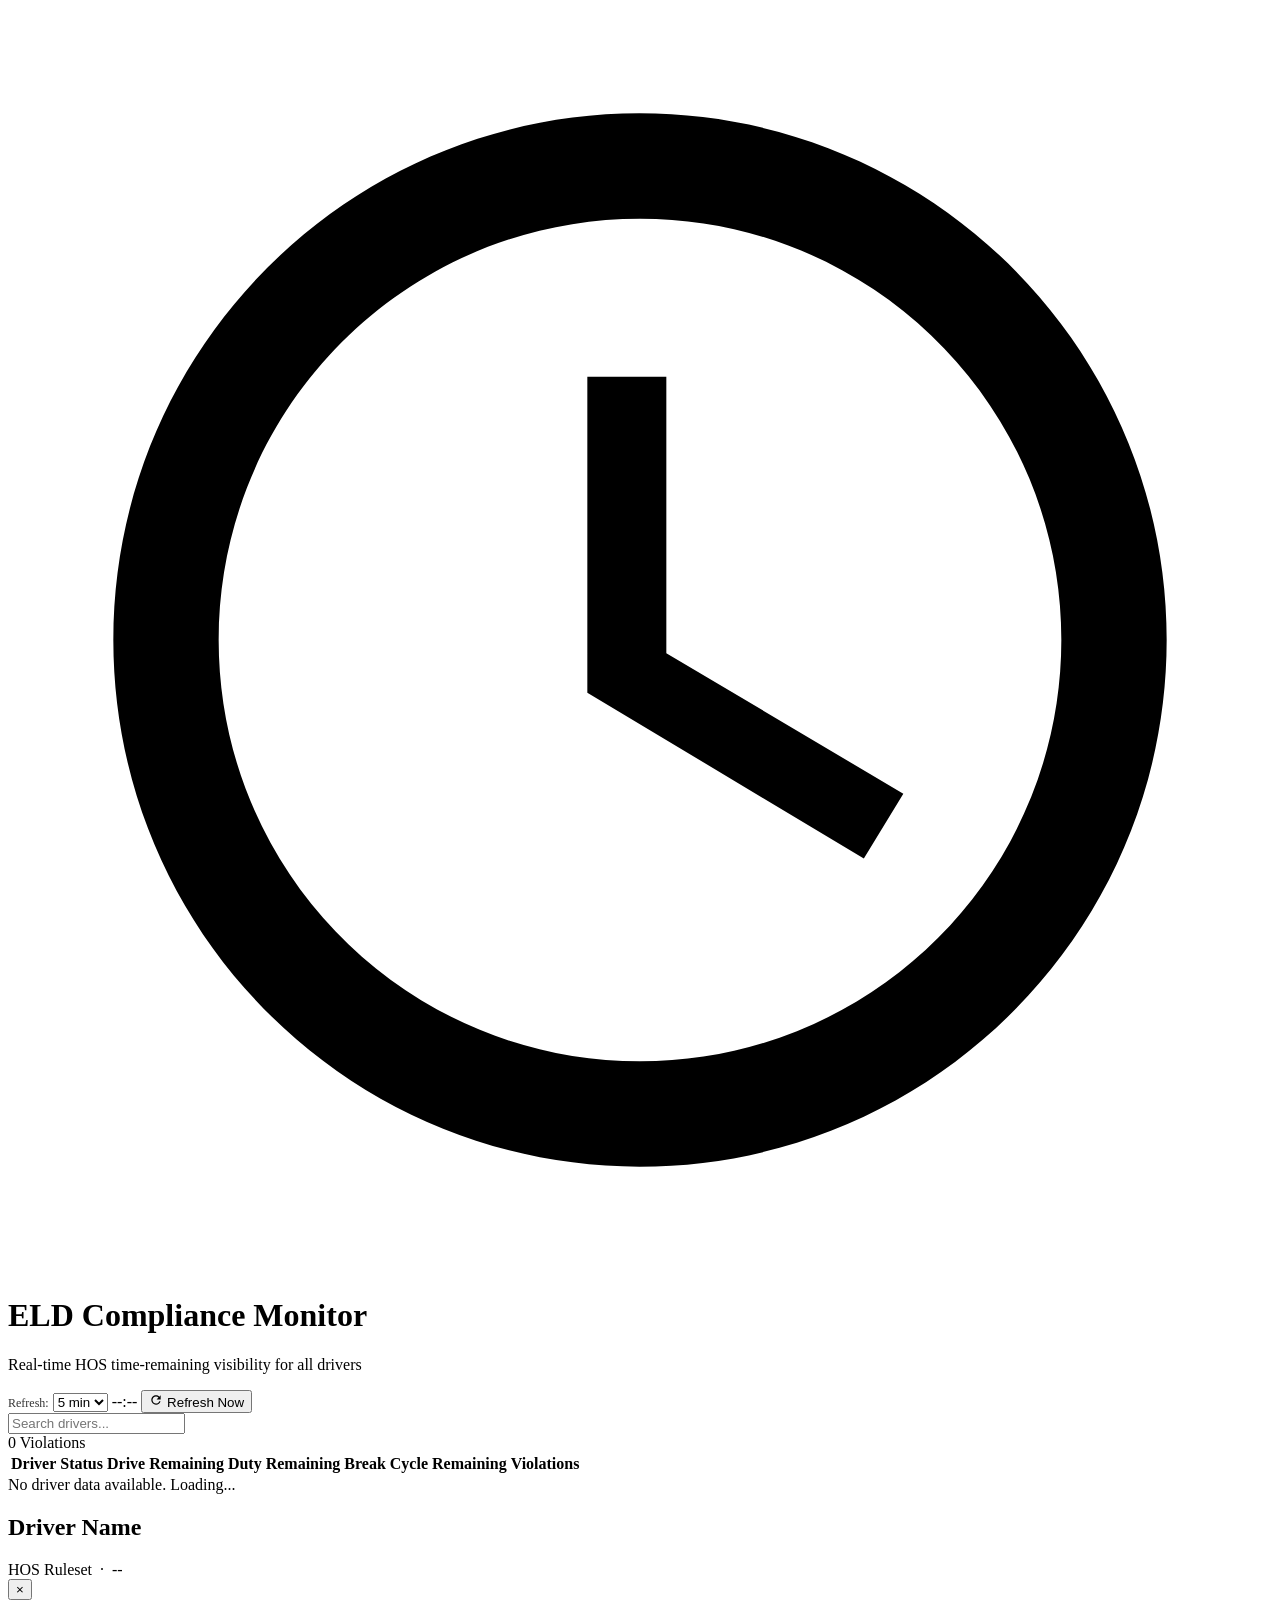
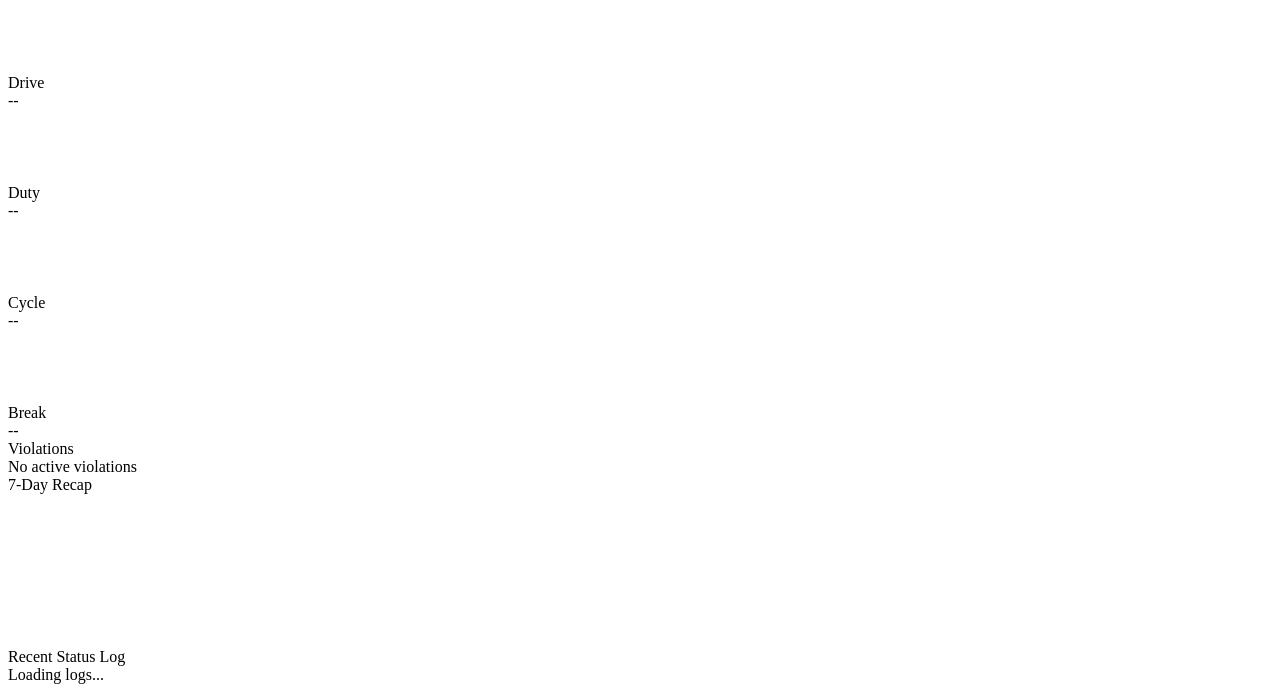
<file: src/index.html>
<!DOCTYPE html>
<html>
<head>
  <meta charset="UTF-8">
  <meta http-equiv="Cache-Control" content="no-cache, no-store, must-revalidate">
  <meta http-equiv="Pragma" content="no-cache">
  <meta http-equiv="Expires" content="0">
  <title>ELD Compliance Monitor</title>
  <link rel="stylesheet" href="https://fonts.googleapis.com/css2?family=Roboto:ital,wght@0,300;0,400;0,500;0,700;1,400&family=Roboto+Mono:wght@400&display=swap">
  <style>/* STYLES_PLACEHOLDER */</style>
</head>
<body>

<div id="eldComplianceMonitor">

  <!-- Page Header with Auto-Refresh Controls -->
  <div class="ecm-page-header">
    <div class="ecm-header-left">
      <svg class="ecm-header-icon" viewBox="0 0 24 24" fill="currentColor">
        <path d="M11.99 2C6.47 2 2 6.48 2 12s4.47 10 9.99 10C17.52 22 22 17.52 22 12S17.52 2 11.99 2zM12 20c-4.42 0-8-3.58-8-8s3.58-8 8-8 8 3.58 8 8-3.58 8-8 8zm.5-13H11v6l5.25 3.15.75-1.23-4.5-2.67z"/>
      </svg>
      <div>
        <h1>ELD Compliance Monitor</h1>
        <p>Real-time HOS time-remaining visibility for all drivers</p>
      </div>
    </div>
    <div class="ecm-refresh-controls">
      <label for="ecmRefreshInterval" style="font-size:12px;opacity:0.8;">Refresh:</label>
      <select id="ecmRefreshInterval">
        <option value="120">2 min</option>
        <option value="180">3 min</option>
        <option value="300" selected>5 min</option>
      </select>
      <span class="ecm-countdown" id="ecmCountdown">--:--</span>
      <button class="ecm-refresh-btn" id="ecmRefreshBtn">
        <svg width="14" height="14" viewBox="0 0 24 24" fill="currentColor">
          <path d="M17.65 6.35C16.2 4.9 14.21 4 12 4c-4.42 0-7.99 3.58-7.99 8s3.57 8 7.99 8c3.73 0 6.84-2.55 7.73-6h-2.08c-.82 2.33-3.04 4-5.65 4-3.31 0-6-2.69-6-6s2.69-6 6-6c1.66 0 3.14.69 4.22 1.78L13 11h7V4l-2.35 2.35z"/>
        </svg>
        Refresh Now
      </button>
    </div>
  </div>

  <div class="ecm-content">

    <!-- Status message -->
    <div class="ecm-status" id="ecmStatus"></div>

    <!-- Toolbar: search, driver count, violations summary -->
    <div class="ecm-toolbar" id="ecmToolbar">
      <input type="text" class="ecm-search" id="ecmSearch" placeholder="Search drivers...">
      <span class="ecm-driver-count" id="ecmDriverCount"></span>
      <div style="flex:1"></div>
      <span class="ecm-violations-badge none" id="ecmViolationsSummary">0 Violations</span>
    </div>

    <!-- Fleet Overview Table -->
    <div class="ecm-panel" id="ecmFleetPanel">
      <div class="ecm-table-wrap">
        <table class="ecm-table" id="ecmFleetTable">
          <thead>
            <tr>
              <th data-sort="name">Driver <span class="sort-arrow" id="ecmSortName"></span></th>
              <th data-sort="status">Status <span class="sort-arrow" id="ecmSortStatus"></span></th>
              <th data-sort="drive">Drive Remaining <span class="sort-arrow" id="ecmSortDrive"></span></th>
              <th data-sort="duty">Duty Remaining <span class="sort-arrow" id="ecmSortDuty"></span></th>
              <th data-sort="break">Break <span class="sort-arrow" id="ecmSortBreak"></span></th>
              <th data-sort="cycle">Cycle Remaining <span class="sort-arrow" id="ecmSortCycle"></span></th>
              <th data-sort="violations">Violations <span class="sort-arrow" id="ecmSortViolations"></span></th>
            </tr>
          </thead>
          <tbody id="ecmFleetBody">
          </tbody>
        </table>
      </div>
      <div class="ecm-empty-state ecm-hidden" id="ecmEmptyState">
        No driver data available. Loading...
      </div>
    </div>

  </div>

  <!-- Detail Panel Overlay -->
  <div class="ecm-detail-overlay" id="ecmDetailOverlay"></div>

  <!-- Detail Panel (slide-in) -->
  <div class="ecm-detail-panel" id="ecmDetailPanel">
    <div class="ecm-detail-header">
      <div>
        <h2 id="ecmDetailName">Driver Name</h2>
        <div class="ecm-detail-subtitle">
          <span id="ecmDetailRuleset">HOS Ruleset</span>
          &nbsp;&middot;&nbsp;
          <span class="ecm-status-badge ecm-status-default" id="ecmDetailStatus">--</span>
        </div>
      </div>
      <button class="ecm-detail-close" id="ecmDetailClose">&times;</button>
    </div>
    <div class="ecm-detail-body">

      <!-- SVG Arc Gauges -->
      <div class="ecm-gauges" id="ecmGauges">
        <div class="ecm-gauge-card">
          <svg id="ecmGaugeDrive" width="100" height="70" viewBox="0 0 100 70"></svg>
          <div class="ecm-gauge-label">Drive</div>
          <div class="ecm-gauge-value" id="ecmGaugeDriveVal">--</div>
        </div>
        <div class="ecm-gauge-card">
          <svg id="ecmGaugeDuty" width="100" height="70" viewBox="0 0 100 70"></svg>
          <div class="ecm-gauge-label">Duty</div>
          <div class="ecm-gauge-value" id="ecmGaugeDutyVal">--</div>
        </div>
        <div class="ecm-gauge-card">
          <svg id="ecmGaugeCycle" width="100" height="70" viewBox="0 0 100 70"></svg>
          <div class="ecm-gauge-label">Cycle</div>
          <div class="ecm-gauge-value" id="ecmGaugeCycleVal">--</div>
        </div>
        <div class="ecm-gauge-card">
          <svg id="ecmGaugeBreak" width="100" height="70" viewBox="0 0 100 70"></svg>
          <div class="ecm-gauge-label">Break</div>
          <div class="ecm-gauge-value" id="ecmGaugeBreakVal">--</div>
        </div>
      </div>

      <!-- Violations -->
      <div class="ecm-detail-section">
        <div class="ecm-detail-section-title">Violations</div>
        <div id="ecmDetailViolations">
          <div class="ecm-no-violations">No active violations</div>
        </div>
      </div>

      <!-- 7-Day Recap -->
      <div class="ecm-detail-section">
        <div class="ecm-detail-section-title">7-Day Recap</div>
        <div class="ecm-recap-container">
          <canvas id="ecmRecapCanvas"></canvas>
        </div>
      </div>

      <!-- Recent Status Log -->
      <div class="ecm-detail-section">
        <div class="ecm-detail-section-title">Recent Status Log</div>
        <div id="ecmDetailLogs">
          <div class="ecm-detail-loading"><span class="ecm-spinner"></span> Loading logs...</div>
        </div>
      </div>

    </div>
  </div>

</div>

<!-- Scripts loaded in dependency order -->
<script>/* SCRIPT:js/hosUtils.js */</script>
<script>/* SCRIPT:js/driverCache.js */</script>
<script>/* SCRIPT:js/hosDataService.js */</script>
<script>/* SCRIPT:js/fleetView.js */</script>
<script>/* SCRIPT:js/detailView.js */</script>
<script>/* SCRIPT:js/autoRefresh.js */</script>
<script>/* SCRIPT:js/main.js */</script>

</body>
</html>
</file>
<file: app/styles/main.css>
/* ===============================================================
   ELD Compliance Monitor — Styles
   All rules scoped under #ecm-root to avoid MyGeotab conflicts.
   =============================================================== */

/* -- Root -- */
#ecm-root {
  display: flex;
  flex-direction: column;
  height: 100vh;
  font-family: -apple-system, BlinkMacSystemFont, "Segoe UI", Roboto,
    "Helvetica Neue", Arial, sans-serif;
  font-size: 14px;
  line-height: 1.45;
  color: #333;
  background: #fff;
}

#ecm-root *, #ecm-root *::before, #ecm-root *::after {
  box-sizing: border-box;
}

/* -- Toolbar -- */
#ecm-root .ecm-toolbar {
  display: flex;
  flex-wrap: wrap;
  align-items: flex-end;
  gap: 14px;
  padding: 12px 16px;
  background: #f5f6f8;
  border-bottom: 1px solid #ddd;
  flex-shrink: 0;
}

#ecm-root .ecm-control-group {
  display: flex;
  flex-direction: column;
  gap: 4px;
}

#ecm-root .ecm-label {
  font-size: 11px;
  font-weight: 600;
  text-transform: uppercase;
  letter-spacing: 0.3px;
  color: #666;
}

#ecm-root .ecm-select,
#ecm-root .ecm-input {
  font-family: inherit;
  font-size: 13px;
  color: #333;
  height: 34px;
  padding: 0 10px;
  border: 1px solid #ccc;
  border-radius: 4px;
  background: #fff;
  min-width: 160px;
}

#ecm-root .ecm-select:focus,
#ecm-root .ecm-input:focus {
  outline: none;
  border-color: #4a90d9;
  box-shadow: 0 0 0 2px rgba(74, 144, 217, 0.2);
}

/* -- Buttons -- */
#ecm-root .ecm-btn {
  font-family: inherit;
  font-size: 13px;
  font-weight: 600;
  height: 34px;
  padding: 0 18px;
  border: none;
  border-radius: 4px;
  cursor: pointer;
  white-space: nowrap;
  transition: background 0.15s;
}

#ecm-root .ecm-btn-primary {
  background: #4a90d9;
  color: #fff;
}

#ecm-root .ecm-btn-primary:hover {
  background: #3a7bc8;
}

#ecm-root .ecm-btn-primary:disabled {
  background: #999;
  cursor: not-allowed;
}

/* -- Refresh Controls -- */
#ecm-root .ecm-refresh-controls {
  display: flex;
  align-items: flex-end;
  gap: 8px;
}

#ecm-root .ecm-countdown {
  font-family: "Roboto Mono", monospace;
  font-size: 12px;
  color: #666;
  min-width: 40px;
  height: 34px;
  line-height: 34px;
}

/* -- Driver Count & Violations Badge -- */
#ecm-root .ecm-driver-count {
  font-size: 13px;
  color: #666;
  height: 34px;
  line-height: 34px;
}

#ecm-root .ecm-violations-badge {
  display: inline-flex;
  align-items: center;
  font-size: 12px;
  font-weight: 600;
  padding: 4px 12px;
  border-radius: 16px;
  background: #fce4ec;
  color: #c62828;
  border: 1px solid #c62828;
  height: 28px;
}

#ecm-root .ecm-violations-badge.none {
  background: #e8f5e9;
  color: #2e7d32;
  border-color: #2e7d32;
}

/* -- Status Message -- */
#ecm-root .ecm-status {
  font-size: 13px;
  color: #666;
  padding: 8px 16px;
}

#ecm-root .ecm-status:empty {
  display: none;
}

#ecm-root .ecm-status.error {
  color: #c62828;
  background: #fce4ec;
  border-bottom: 1px solid #f8bbd0;
}

/* -- Content Area -- */
#ecm-root #ecm-content {
  flex: 1;
  min-height: 0;
  overflow: auto;
  position: relative;
}

/* -- Table -- */
#ecm-root .ecm-table-wrap {
  min-height: 0;
  overflow: auto;
}

#ecm-root .ecm-table {
  width: 100%;
  border-collapse: collapse;
}

#ecm-root .ecm-table thead th {
  position: sticky;
  top: 0;
  z-index: 10;
  background: #f5f6f8;
  font-size: 11px;
  font-weight: 600;
  text-transform: uppercase;
  letter-spacing: 0.3px;
  color: #666;
  padding: 10px 12px;
  text-align: left;
  border-bottom: 2px solid #ddd;
  white-space: nowrap;
}

#ecm-root .ecm-table thead th.ecm-sortable {
  cursor: pointer;
  user-select: none;
}

#ecm-root .ecm-table thead th.ecm-sortable:hover {
  background: #ebedf0;
  color: #333;
}

#ecm-root .ecm-sort-arrow {
  margin-left: 4px;
  font-size: 10px;
  color: #aaa;
}

#ecm-root .ecm-sort-arrow.active {
  color: #4a90d9;
}

#ecm-root .ecm-table tbody td {
  padding: 8px 12px;
  border-bottom: 1px solid #eee;
  font-size: 13px;
  color: #333;
  vertical-align: middle;
  white-space: nowrap;
}

#ecm-root .ecm-table tbody tr {
  cursor: pointer;
  transition: background 0.1s;
}

#ecm-root .ecm-table tbody tr:hover {
  background: #f0f5ff;
}

#ecm-root .ecm-table tbody tr.ecm-row-selected {
  background: #e3f2fd;
  box-shadow: inset 3px 0 0 #4a90d9;
}

/* -- Time Cells (urgency-colored) -- */
#ecm-root .ecm-time-cell {
  display: inline-block;
  font-family: "Roboto Mono", monospace;
  font-size: 12px;
  font-weight: 600;
  padding: 3px 10px;
  border-radius: 4px;
  min-width: 60px;
  text-align: center;
}

#ecm-root .ecm-time-cell.green  { color: #2e7d32; background: #e8f5e9; }
#ecm-root .ecm-time-cell.yellow { color: #e65100; background: #fff3e0; }
#ecm-root .ecm-time-cell.red    { color: #c62828; background: #fce4ec; }

/* -- Status Badges -- */
#ecm-root .ecm-status-badge {
  display: inline-block;
  font-size: 11px;
  font-weight: 600;
  padding: 2px 8px;
  border-radius: 4px;
  text-align: center;
  min-width: 28px;
}

#ecm-root .ecm-status-driving { background: #e3f2fd; color: #1565c0; }
#ecm-root .ecm-status-on      { background: #fff3e0; color: #e65100; }
#ecm-root .ecm-status-off     { background: #e8f5e9; color: #2e7d32; }
#ecm-root .ecm-status-sb      { background: #f3e5f5; color: #7b1fa2; }
#ecm-root .ecm-status-pc      { background: #e8eaf6; color: #283593; }
#ecm-root .ecm-status-ym      { background: #fff8e1; color: #f57f17; }
#ecm-root .ecm-status-default  { background: #f5f6f8; color: #666; }

/* -- Violation Count Badge -- */
#ecm-root .ecm-viol-count {
  display: inline-block;
  font-size: 12px;
  font-weight: 600;
  min-width: 22px;
  height: 22px;
  line-height: 22px;
  text-align: center;
  border-radius: 11px;
  padding: 0 6px;
}

#ecm-root .ecm-viol-count.has-violations { background: #c62828; color: #fff; }
#ecm-root .ecm-viol-count.no-violations  { background: #f5f6f8; color: #999; }

/* -- Loading Overlay -- */
#ecm-root #ecm-loading {
  position: absolute;
  inset: 0;
  background: rgba(255, 255, 255, 0.9);
  display: flex;
  align-items: center;
  justify-content: center;
  z-index: 900;
}

#ecm-root .ecm-spinner-wrap {
  text-align: center;
}

#ecm-root .ecm-spinner {
  width: 32px;
  height: 32px;
  border: 4px solid #ddd;
  border-top-color: #4a90d9;
  border-radius: 50%;
  animation: ecm-spin 0.8s linear infinite;
  margin: 0 auto 12px;
}

#ecm-root .ecm-spinner-sm {
  display: inline-block;
  width: 18px;
  height: 18px;
  border: 2px solid #ddd;
  border-top-color: #4a90d9;
  border-radius: 50%;
  animation: ecm-spin 0.6s linear infinite;
  vertical-align: middle;
  margin-right: 6px;
}

@keyframes ecm-spin {
  to { transform: rotate(360deg); }
}

#ecm-root #ecm-loading p {
  font-size: 13px;
  color: #666;
  margin: 0;
}

/* -- Empty State -- */
#ecm-root #ecm-empty {
  position: absolute;
  inset: 0;
  display: flex;
  align-items: center;
  justify-content: center;
  z-index: 800;
}

#ecm-root #ecm-empty p {
  font-size: 14px;
  color: #999;
  margin: 0;
}

/* -- Detail Panel (slide-in from right) -- */
#ecm-root .ecm-detail-overlay {
  display: none;
  position: fixed;
  inset: 0;
  background: rgba(0, 0, 0, 0.3);
  z-index: 999;
}

#ecm-root .ecm-detail-overlay.open {
  display: block;
}

#ecm-root .ecm-detail-panel {
  position: fixed;
  top: 0;
  right: -520px;
  width: 500px;
  max-width: 90vw;
  height: 100vh;
  background: #fff;
  box-shadow: -4px 0 24px rgba(0, 0, 0, 0.15);
  z-index: 1000;
  overflow-y: auto;
  transition: right 0.3s ease;
}

#ecm-root .ecm-detail-panel.open {
  right: 0;
}

#ecm-root .ecm-detail-header {
  background: #4a90d9;
  color: #fff;
  padding: 20px 24px;
  display: flex;
  align-items: flex-start;
  justify-content: space-between;
}

#ecm-root .ecm-detail-header h2 {
  font-size: 18px;
  font-weight: 500;
  margin: 0 0 4px 0;
}

#ecm-root .ecm-detail-subtitle {
  font-size: 12px;
  opacity: 0.85;
}

#ecm-root .ecm-detail-close {
  background: none;
  border: none;
  color: #fff;
  font-size: 24px;
  cursor: pointer;
  padding: 0 4px;
  line-height: 1;
  opacity: 0.8;
}

#ecm-root .ecm-detail-close:hover {
  opacity: 1;
}

#ecm-root .ecm-detail-body {
  padding: 24px;
}

/* -- Gauge Section -- */
#ecm-root .ecm-gauges {
  display: grid;
  grid-template-columns: 1fr 1fr;
  gap: 16px;
  margin-bottom: 24px;
}

#ecm-root .ecm-gauge-card {
  text-align: center;
  padding: 16px;
  background: #f5f6f8;
  border: 1px solid #eee;
  border-radius: 8px;
}

#ecm-root .ecm-gauge-card svg {
  display: block;
  margin: 0 auto 8px;
}

#ecm-root .ecm-gauge-label {
  font-size: 11px;
  font-weight: 600;
  text-transform: uppercase;
  letter-spacing: 0.3px;
  color: #666;
  margin-bottom: 4px;
}

#ecm-root .ecm-gauge-value {
  font-family: "Roboto Mono", monospace;
  font-size: 16px;
  font-weight: 600;
  color: #333;
}

/* -- Detail Sections -- */
#ecm-root .ecm-detail-section {
  margin-bottom: 24px;
}

#ecm-root .ecm-detail-section-title {
  font-size: 13px;
  font-weight: 600;
  color: #333;
  margin-bottom: 12px;
  padding-bottom: 8px;
  border-bottom: 1px solid #eee;
}

/* -- Violations List -- */
#ecm-root .ecm-violation-item {
  display: flex;
  align-items: flex-start;
  gap: 12px;
  padding: 10px 12px;
  background: #fce4ec;
  border-left: 3px solid #c62828;
  border-radius: 4px;
  margin-bottom: 8px;
  font-size: 13px;
}

#ecm-root .ecm-viol-type {
  font-weight: 600;
  color: #c62828;
}

#ecm-root .ecm-viol-detail {
  color: #666;
  font-size: 12px;
}

#ecm-root .ecm-no-violations {
  color: #999;
  font-size: 13px;
  font-style: italic;
  padding: 12px 0;
}

/* -- Recap Chart -- */
#ecm-root .ecm-recap-container {
  width: 100%;
  height: 160px;
  border: 1px solid #eee;
  border-radius: 8px;
  background: #f5f6f8;
  padding: 12px;
}

#ecm-root .ecm-recap-container canvas {
  width: 100%;
  height: 100%;
}

/* -- Status Log Timeline -- */
#ecm-root .ecm-log-timeline {
  list-style: none;
  padding: 0;
  margin: 0;
}

#ecm-root .ecm-log-entry {
  display: flex;
  align-items: center;
  gap: 12px;
  padding: 8px 0;
  border-bottom: 1px solid #eee;
  font-size: 13px;
}

#ecm-root .ecm-log-entry:last-child {
  border-bottom: none;
}

#ecm-root .ecm-log-time {
  font-family: "Roboto Mono", monospace;
  font-size: 12px;
  color: #666;
  min-width: 100px;
}

#ecm-root .ecm-detail-loading {
  text-align: center;
  padding: 40px 0;
  color: #666;
}

/* -- Responsive -- */
@media (max-width: 800px) {
  #ecm-root .ecm-toolbar {
    flex-direction: column;
    align-items: stretch;
  }
  #ecm-root .ecm-select,
  #ecm-root .ecm-input {
    min-width: auto;
    width: 100%;
  }
  #ecm-root .ecm-detail-panel {
    width: 100vw;
    max-width: 100vw;
  }
}
</file>
